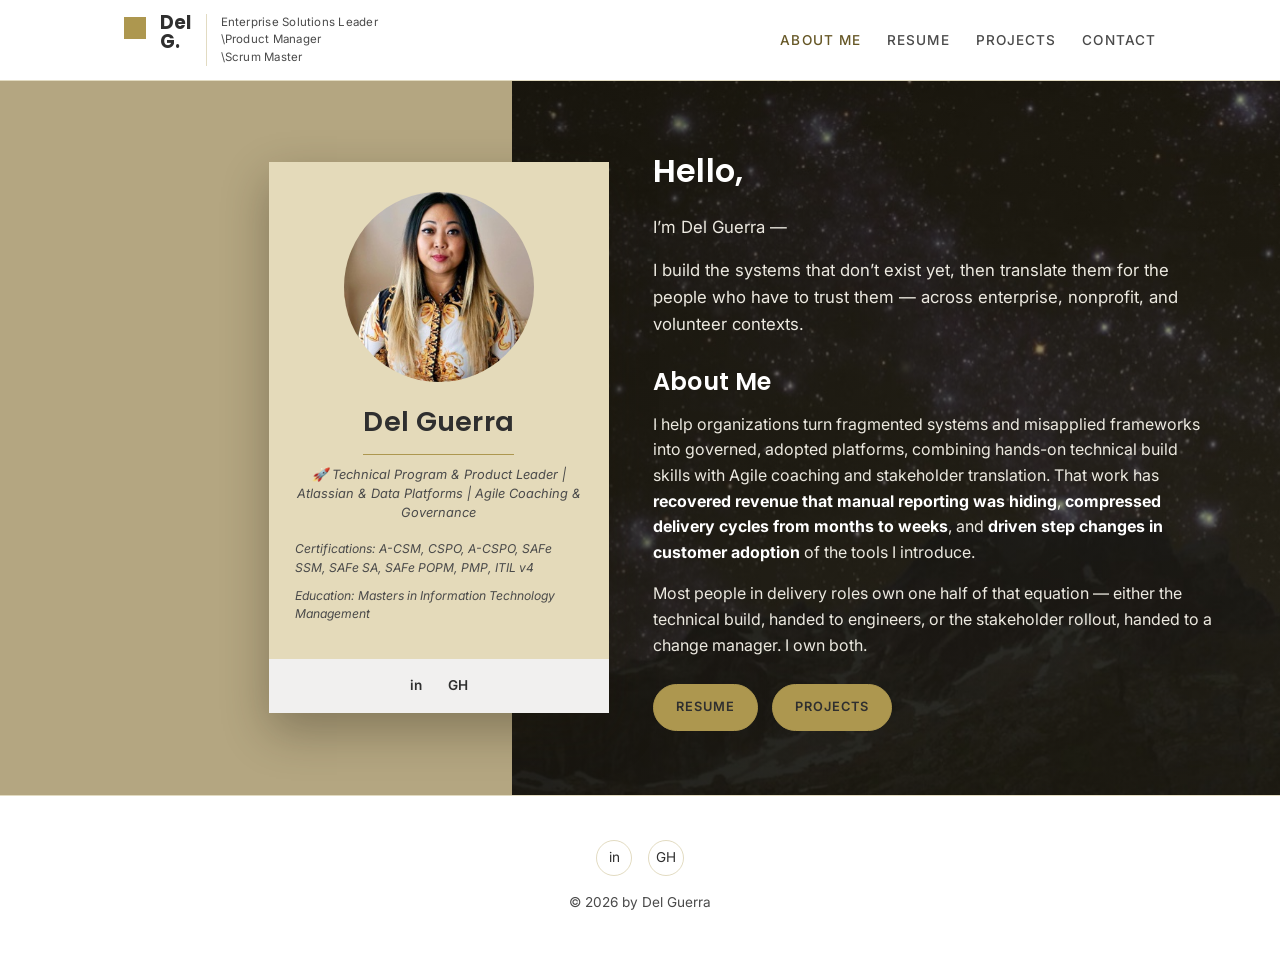
<file: index.html>
<!DOCTYPE html>
<html lang="en">
<head>
<meta charset="UTF-8">
<meta name="viewport" content="width=device-width, initial-scale=1">
<title>Del Guerra | Enterprise Product Delivery Manager</title>
<meta name="description" content="Del Guerra is an Enterprise Product Delivery Manager specializing in Agile coaching, DevOps, and compliance-driven delivery.">
<link rel="preconnect" href="https://fonts.googleapis.com">
<link href="https://fonts.googleapis.com/css2?family=Poppins:wght@500;600;700&family=Inter:wght@400;500;600&display=swap" rel="stylesheet">
<link rel="stylesheet" href="styles.css">
</head>
<body>

<header class="site-header">
  <nav class="nav-inner" aria-label="Primary">
    <a class="brand" href="index.html" aria-label="Del Guerra, home">
      <span class="brand-mark" aria-hidden="true"></span>
      <span class="brand-stack"><span>Del</span><span>G.</span></span>
      <span class="brand-tag">Enterprise Solutions Leader<br>\Product Manager<br>\Scrum Master</span>
    </a>
    <button class="nav-toggle" aria-label="Toggle menu" aria-expanded="false">☰</button>
    <ul class="nav-links">
      <li><a href="index.html" aria-current="page">About Me</a></li>
      <li><a href="resume.html">Resume</a></li>
      <li><a href="projects.html">Projects</a></li>
      <li><a href="contact.html">Contact</a></li>
    </ul>
  </nav>
</header>

<main>
  <section class="split-hero">
    <div class="split-hero__panel" aria-hidden="true"></div>
    <div class="split-hero__photo" aria-hidden="true"></div>

    <div class="split-hero__inner">
      <article class="id-card">
        <div class="id-card__body">
          <img src="assets/del-guerra-portrait-home.jpg" alt="Portrait of Del Guerra">
          <h1>Del Guerra</h1>
          <p class="id-card__role">&#128640; Technical Program &amp; Product Leader | Atlassian &amp; Data Platforms | Agile Coaching &amp; Governance</p>
          <p class="id-card__meta">Certifications: A-CSM, CSPO, A-CSPO, SAFe SSM, SAFe SA, SAFe POPM, PMP, ITIL v4</p>
          <p class="id-card__meta">Education: Masters in Information Technology Management</p>
        </div>
        <div class="id-card__social">
          <a href="https://www.linkedin.com/in/del-yari-g/" target="_blank" rel="noopener" aria-label="LinkedIn">in</a>
          <a href="https://github.com/deliscool" target="_blank" rel="noopener" aria-label="GitHub">GH</a>
        </div>
      </article>

      <div class="split-hero__copy">
        <h2 class="split-hero__hello">Hello,</h2>
        <p class="split-hero__lede">I&#8217;m Del Guerra &mdash;</p>
        <p class="split-hero__lede">I build the systems that don&#8217;t exist yet, then translate them for the people who have to trust them &mdash; across enterprise, nonprofit, and volunteer contexts.</p>

        <h3>About Me</h3>
        <p>I help organizations turn fragmented systems and misapplied frameworks into governed, adopted platforms, combining hands-on technical build skills with Agile coaching and stakeholder translation. That work has <strong>recovered revenue that manual reporting was hiding</strong>, <strong>compressed delivery cycles from months to weeks</strong>, and <strong>driven step changes in customer adoption</strong> of the tools I introduce.</p>
        <p>Most people in delivery roles own one half of that equation &mdash; either the technical build, handed to engineers, or the stakeholder rollout, handed to a change manager. I own both.</p>

        <div class="cta-row">
          <a class="btn btn-solid btn-pill" href="resume.html">Resume</a>
          <a class="btn btn-solid btn-pill" href="projects.html">Projects</a>
        </div>
      </div>
    </div>
  </section>

</main>

<footer class="site-footer">
  <div class="wrap">
    <div class="social-row">
      <a href="https://www.linkedin.com/in/del-yari-g/" target="_blank" rel="noopener" aria-label="LinkedIn">in</a>
      <a href="https://github.com/deliscool" target="_blank" rel="noopener" aria-label="GitHub">GH</a>
    </div>
    <p>&copy; 2026 by Del Guerra</p>
  </div>
</footer>

<script src="script.js"></script>
</body>
</html>
</file>
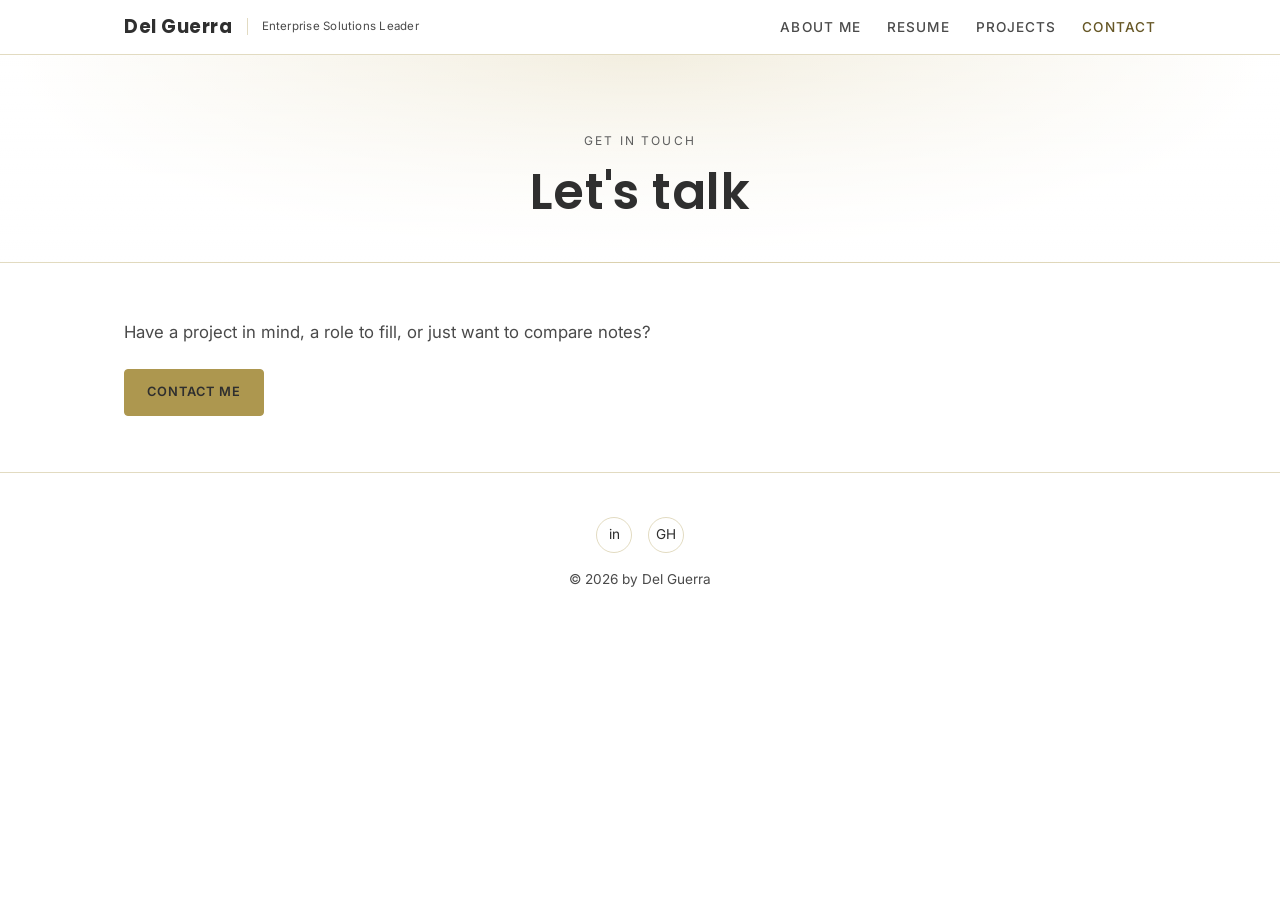
<file: contact.html>
<!DOCTYPE html>
<html lang="en">
<head>
<meta charset="UTF-8">
<meta name="viewport" content="width=device-width, initial-scale=1">
<title>Contact | Del Guerra</title>
<link rel="preconnect" href="https://fonts.googleapis.com">
<link href="https://fonts.googleapis.com/css2?family=Poppins:wght@500;600;700&family=Inter:wght@400;500;600&display=swap" rel="stylesheet">
<link rel="stylesheet" href="styles.css">
</head>
<body>

<header class="site-header">
  <nav class="nav-inner" aria-label="Primary">
    <div class="brand">
      <span class="brand-name">Del Guerra</span>
      <span class="brand-tag">Enterprise Solutions Leader</span>
    </div>
    <button class="nav-toggle" aria-label="Toggle menu" aria-expanded="false">☰</button>
    <ul class="nav-links">
      <li><a href="index.html">About Me</a></li>
      <li><a href="resume.html">Resume</a></li>
      <li><a href="projects.html">Projects</a></li>
      <li><a href="contact.html" aria-current="page">Contact</a></li>
    </ul>
  </nav>
</header>

<main>
  <section class="hero" style="padding-bottom:20px;">
    <div class="wrap">
      <span class="hero-eyebrow">Get In Touch</span>
      <h1>Let's talk</h1>
    </div>
  </section>

  <section>
    <div class="wrap">
      <p class="lede">Have a project in mind, a role to fill, or just want to compare notes?</p>

      <div class="cta-row">
        <a class="btn btn-solid" href="https://www.linkedin.com/in/del-yari-g/" target="_blank" rel="noopener">Contact Me</a>
      </div>
    </div>
  </section>
</main>

<footer class="site-footer">
  <div class="wrap">
    <div class="social-row">
      <a href="https://www.linkedin.com/in/del-yari-g/" target="_blank" rel="noopener" aria-label="LinkedIn">in</a>
      <a href="https://github.com/deliscool" target="_blank" rel="noopener" aria-label="GitHub">GH</a>
    </div>
    <p>&copy; 2026 by Del Guerra</p>
  </div>
</footer>

<script src="script.js"></script>
</body>
</html>
</file>
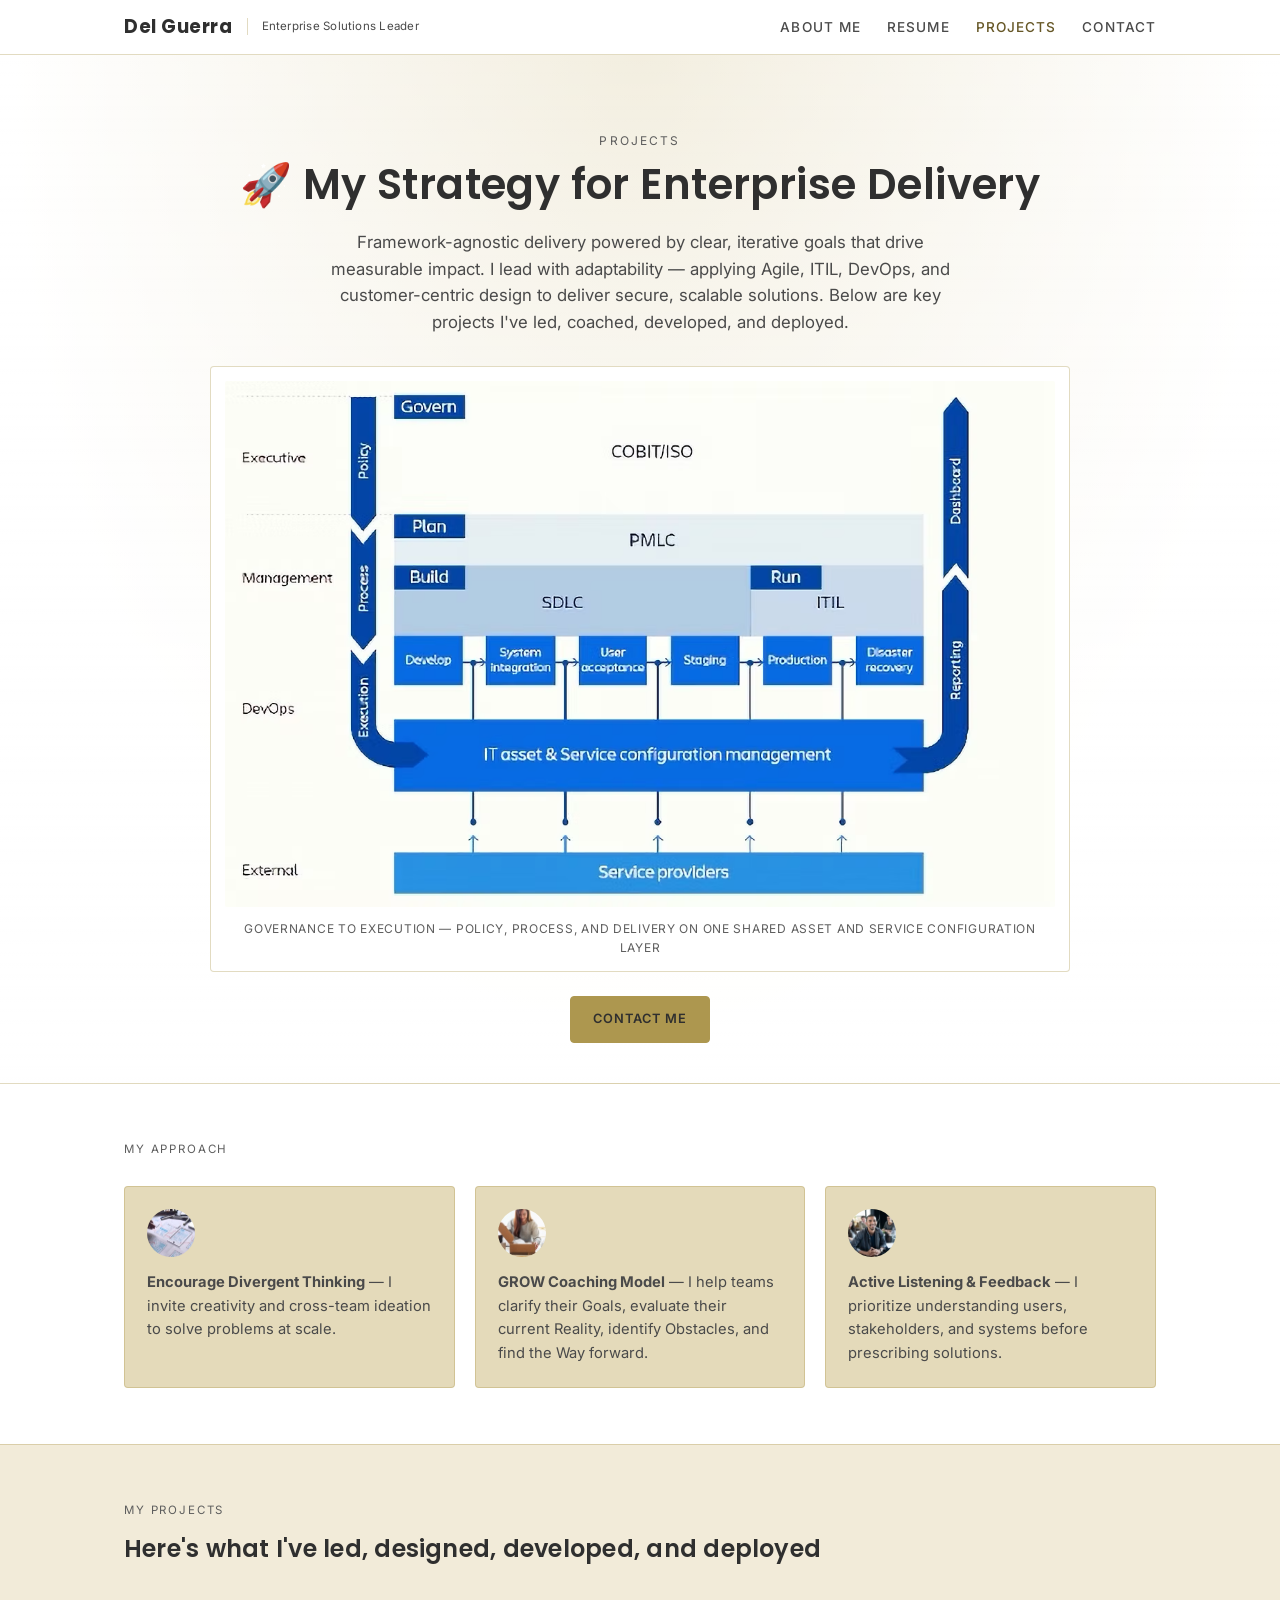
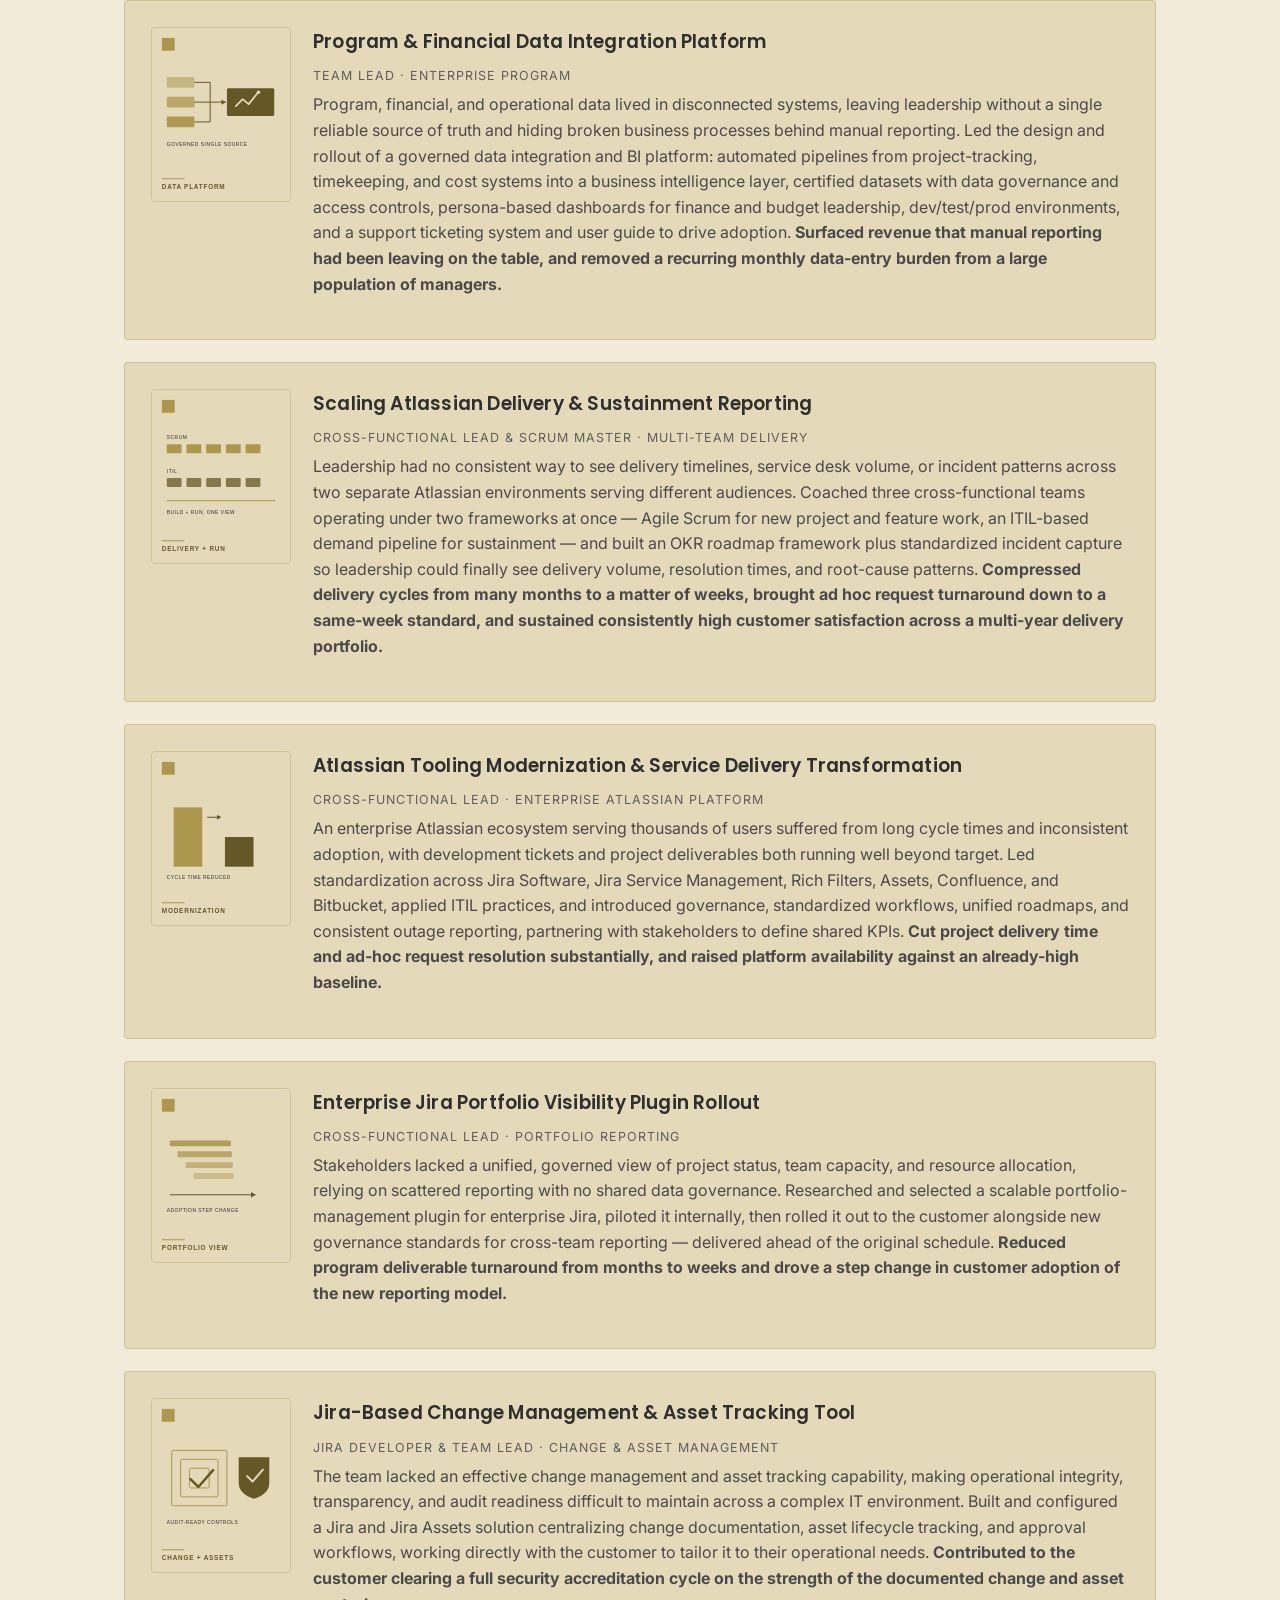
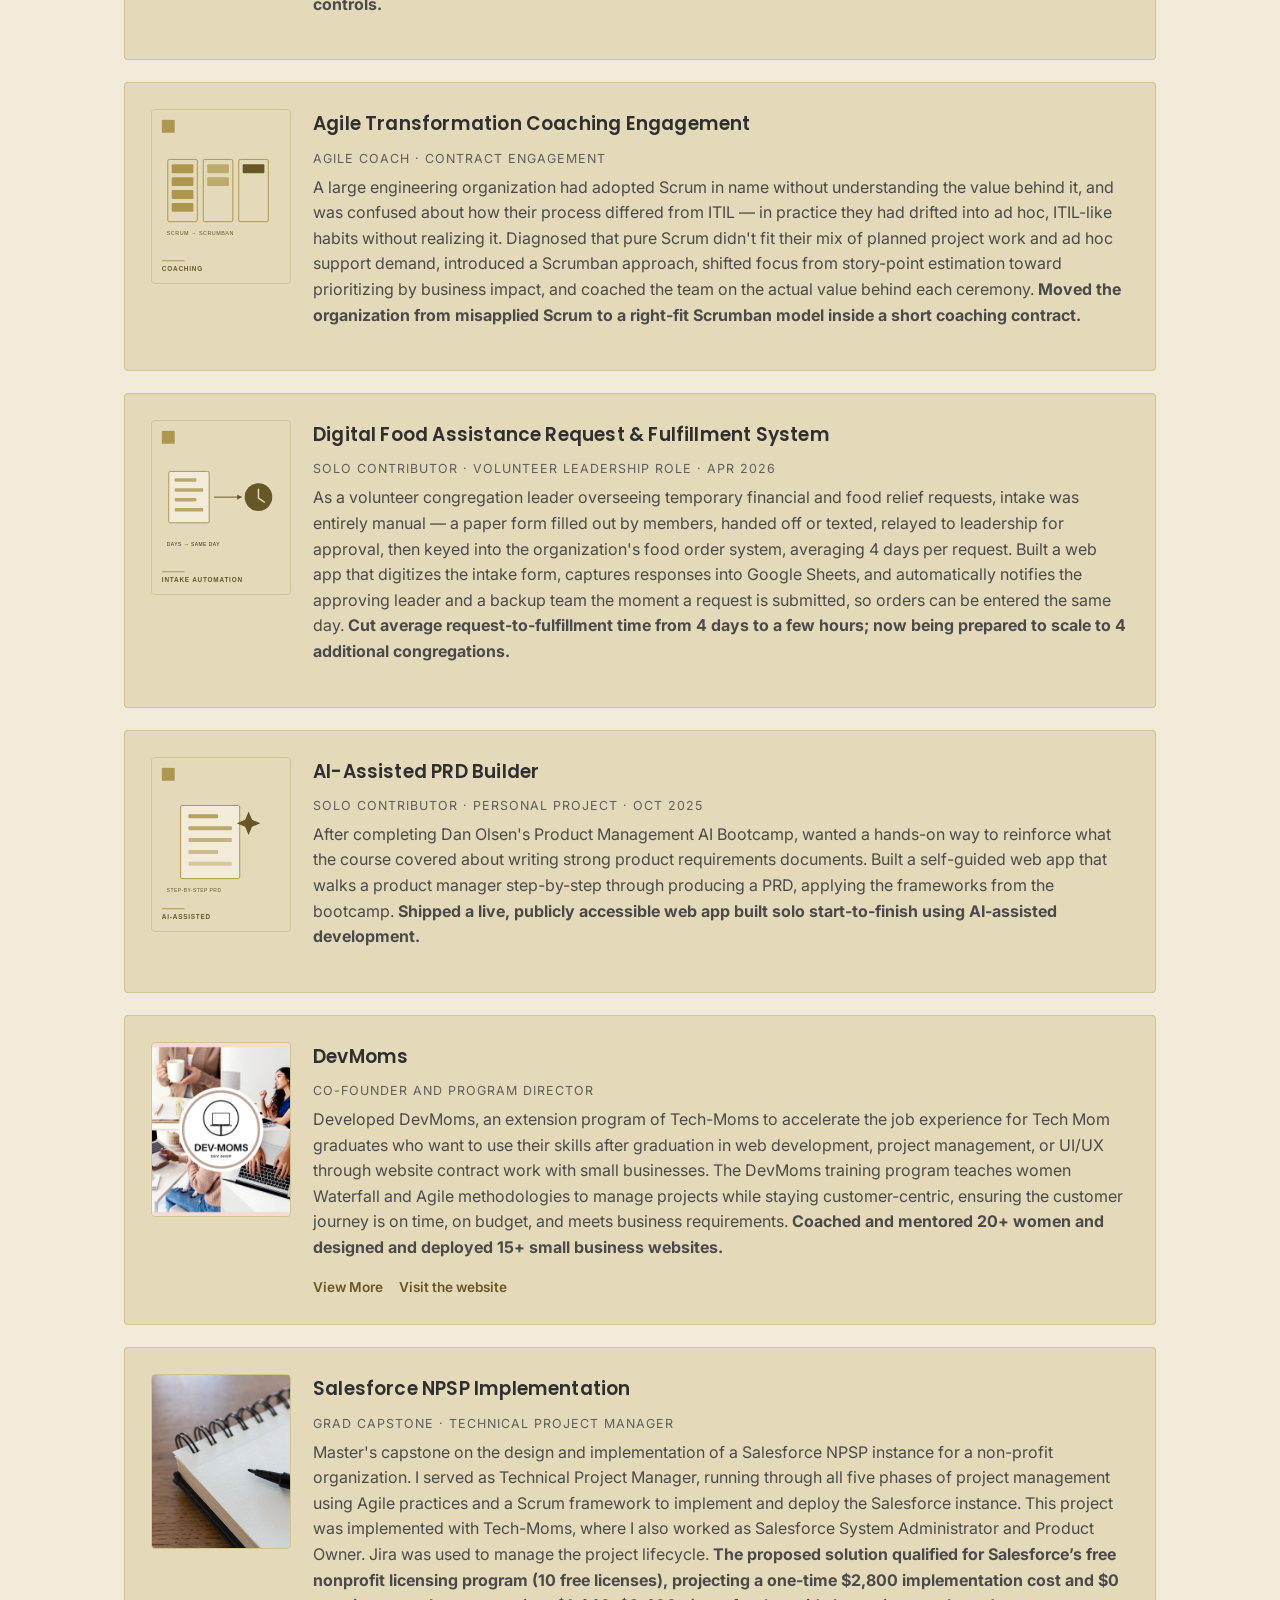
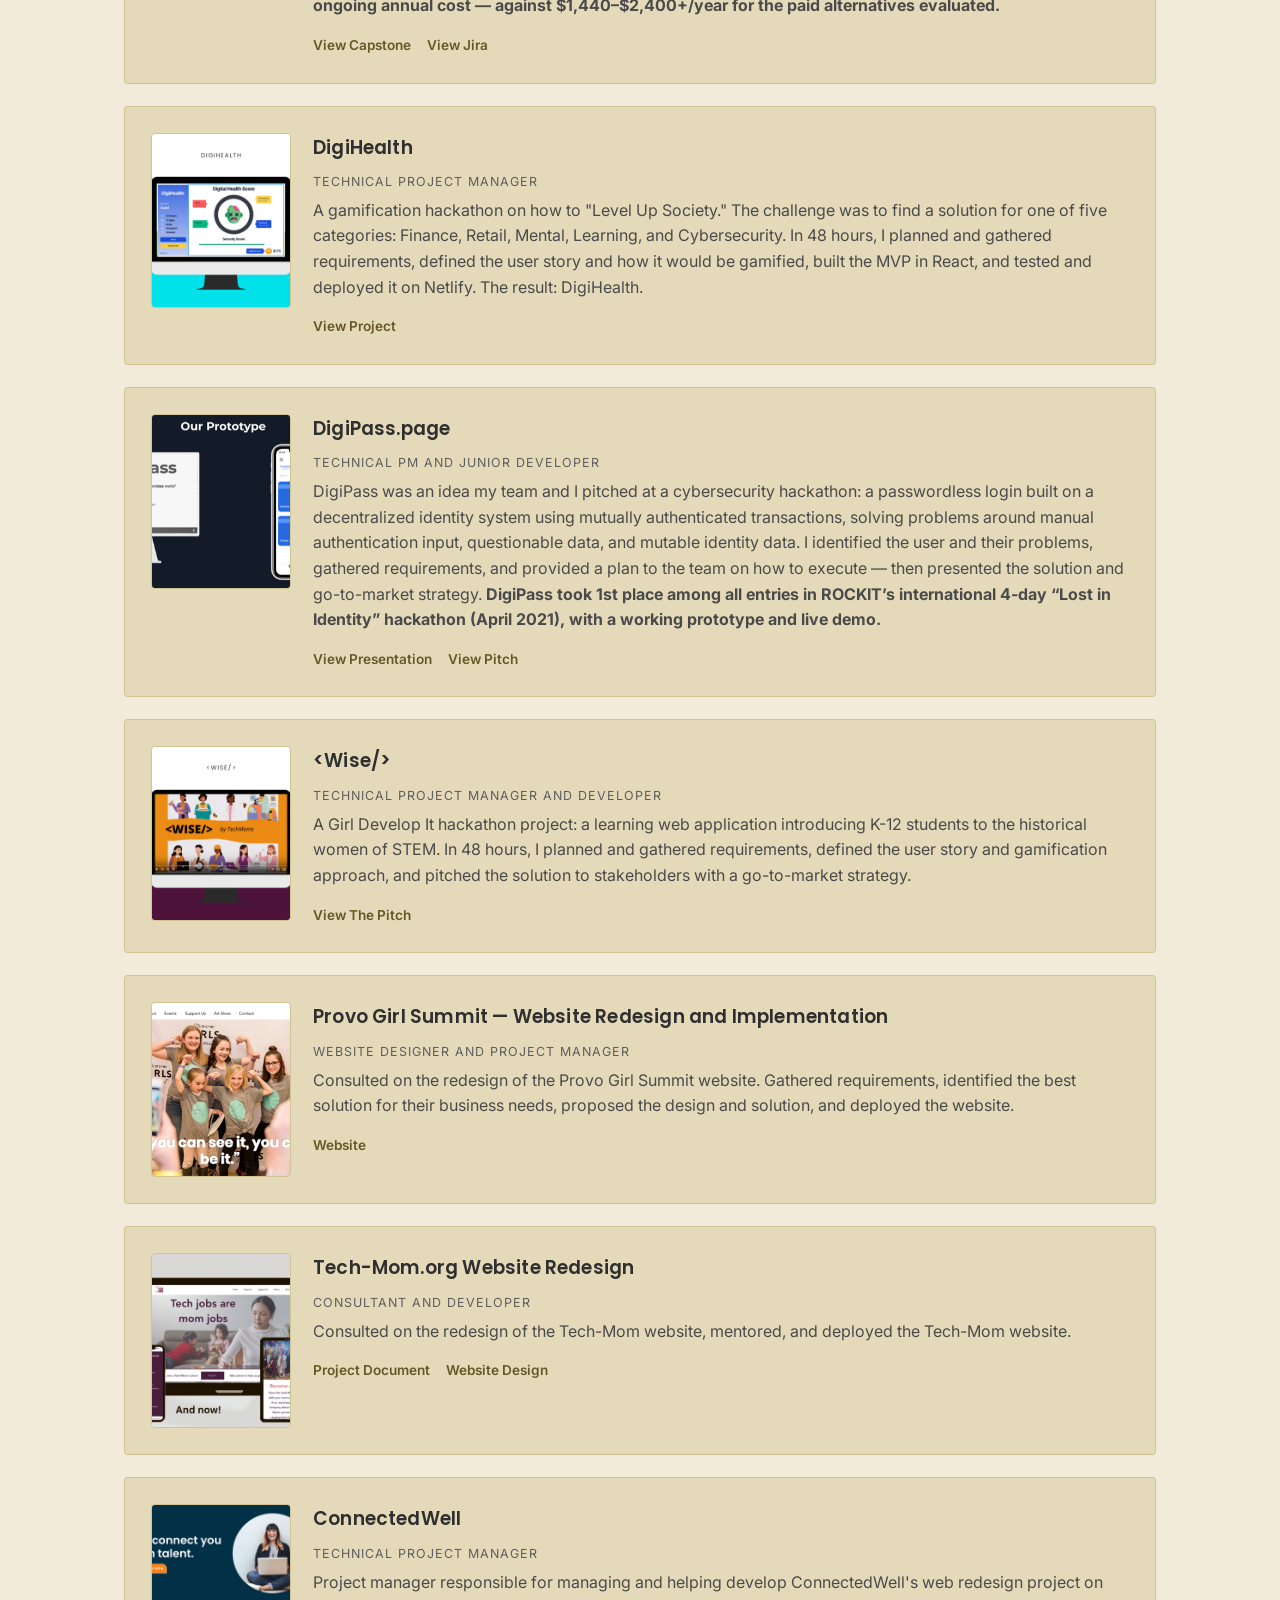
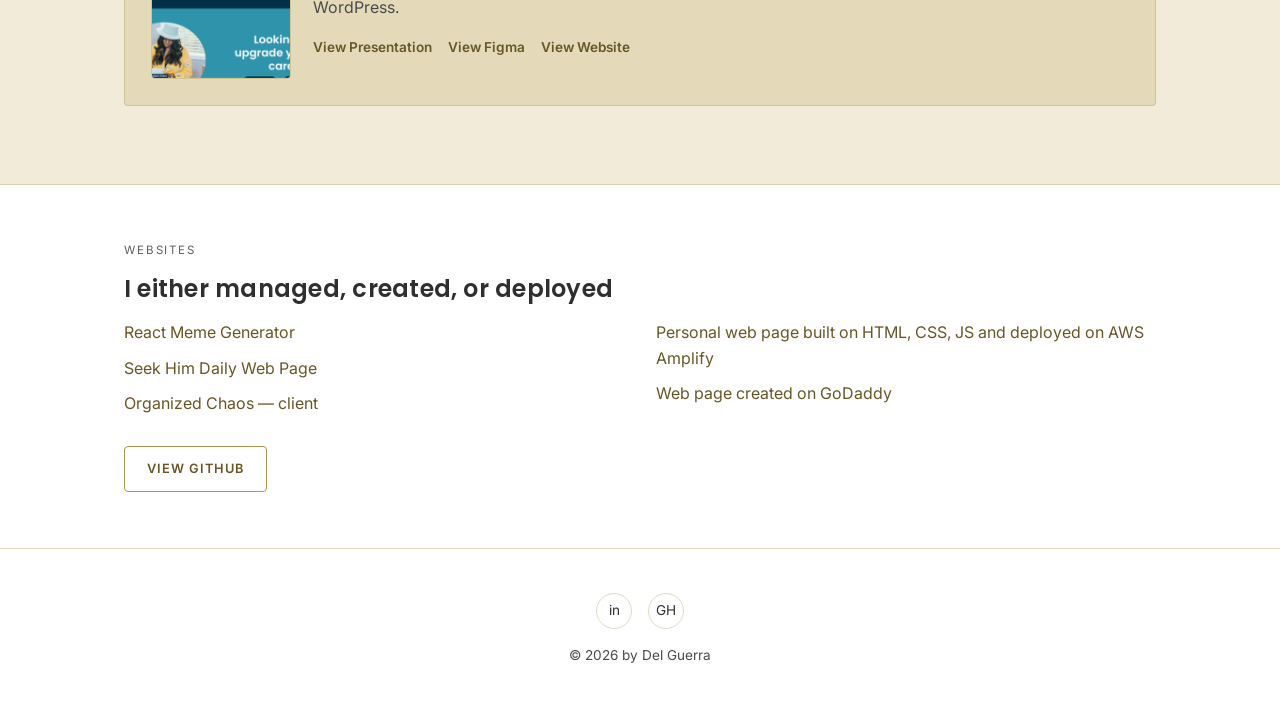
<file: projects.html>
<!DOCTYPE html>
<html lang="en">
<head>
<meta charset="UTF-8">
<meta name="viewport" content="width=device-width, initial-scale=1">
<title>Projects | Del Guerra</title>
<link rel="preconnect" href="https://fonts.googleapis.com">
<link href="https://fonts.googleapis.com/css2?family=Poppins:wght@500;600;700&family=Inter:wght@400;500;600&display=swap" rel="stylesheet">
<link rel="stylesheet" href="styles.css">
</head>
<body>

<header class="site-header">
  <nav class="nav-inner" aria-label="Primary">
    <div class="brand">
      <span class="brand-name">Del Guerra</span>
      <span class="brand-tag">Enterprise Solutions Leader</span>
    </div>
    <button class="nav-toggle" aria-label="Toggle menu" aria-expanded="false">☰</button>
    <ul class="nav-links">
      <li><a href="index.html">About Me</a></li>
      <li><a href="resume.html">Resume</a></li>
      <li><a href="projects.html" aria-current="page">Projects</a></li>
      <li><a href="contact.html">Contact</a></li>
    </ul>
  </nav>
</header>

<main>
  <section class="hero" style="padding-bottom:40px;">
    <div class="wrap">
      <span class="hero-eyebrow">Projects</span>
      <h1 style="font-size:clamp(1.9rem,4.5vw,2.6rem);">🚀 My Strategy for Enterprise Delivery</h1>
      <p class="hero-role">Framework-agnostic delivery powered by clear, iterative goals that drive measurable impact. I lead with adaptability — applying Agile, ITIL, DevOps, and customer-centric design to deliver secure, scalable solutions. Below are key projects I've led, coached, developed, and deployed.</p>
      <figure class="strategy-figure">
        <img src="assets/governance-operating-model.png" alt="Layered operating model. Executive layer governs via COBIT/ISO policy; the management layer plans through PMLC and builds through SDLC, with ITIL governing the run stage; the DevOps layer executes develop, system integration, user acceptance, staging, production and disaster recovery, all sitting on a shared IT asset and service configuration management layer, with external service providers feeding in and dashboards and reporting feeding back up.">
        <figcaption>Governance to execution &mdash; policy, process, and delivery on one shared asset and service configuration layer</figcaption>
      </figure>

      <div class="cta-row" style="justify-content:center;">
        <a class="btn btn-solid" href="mailto:yarisantos@gmail.com?subject=Would%20like%20to%20get%20in%20contact">Contact Me</a>
      </div>
    </div>
  </section>

  <section>
    <div class="wrap">
      <span class="eyebrow">My Approach</span>
      <div class="card-grid">
        <div class="approach-card">
          <img src="assets/approach-divergent-thinking.jpg" alt="">
          <p><strong>Encourage Divergent Thinking</strong> — I invite creativity and cross-team ideation to solve problems at scale.</p>
        </div>
        <div class="approach-card">
          <img src="assets/approach-grow-model.jpg" alt="">
          <p><strong>GROW Coaching Model</strong> — I help teams clarify their Goals, evaluate their current Reality, identify Obstacles, and find the Way forward.</p>
        </div>
        <div class="approach-card">
          <img src="assets/approach-active-listening.jpg" alt="">
          <p><strong>Active Listening &amp; Feedback</strong> — I prioritize understanding users, stakeholders, and systems before prescribing solutions.</p>
        </div>
      </div>
    </div>
  </section>

  <section class="section-alt">
    <div class="wrap">
      <span class="eyebrow">My Projects</span>
      <h2>Here's what I've led, designed, developed, and deployed</h2>

      <div style="margin-top:32px;">

        <article class="project-card">
          <img src="assets/tile-data-platform.svg" alt="">
          <div>
            <h3>Program &amp; Financial Data Integration Platform</h3>
            <div class="project-role">Team lead &middot; Enterprise program</div>
            <p>Program, financial, and operational data lived in disconnected systems, leaving leadership without a single reliable source of truth and hiding broken business processes behind manual reporting. Led the design and rollout of a governed data integration and BI platform: automated pipelines from project-tracking, timekeeping, and cost systems into a business intelligence layer, certified datasets with data governance and access controls, persona-based dashboards for finance and budget leadership, dev/test/prod environments, and a support ticketing system and user guide to drive adoption. <strong>Surfaced revenue that manual reporting had been leaving on the table, and removed a recurring monthly data-entry burden from a large population of managers.</strong></p>
          </div>
        </article>

        <article class="project-card">
          <img src="assets/tile-delivery-sustainment.svg" alt="">
          <div>
            <h3>Scaling Atlassian Delivery &amp; Sustainment Reporting</h3>
            <div class="project-role">Cross-functional lead &amp; Scrum Master &middot; Multi-team delivery</div>
            <p>Leadership had no consistent way to see delivery timelines, service desk volume, or incident patterns across two separate Atlassian environments serving different audiences. Coached three cross-functional teams operating under two frameworks at once &mdash; Agile Scrum for new project and feature work, an ITIL-based demand pipeline for sustainment &mdash; and built an OKR roadmap framework plus standardized incident capture so leadership could finally see delivery volume, resolution times, and root-cause patterns. <strong>Compressed delivery cycles from many months to a matter of weeks, brought ad hoc request turnaround down to a same-week standard, and sustained consistently high customer satisfaction across a multi-year delivery portfolio.</strong></p>
          </div>
        </article>

        <article class="project-card">
          <img src="assets/tile-tooling-modernization.svg" alt="">
          <div>
            <h3>Atlassian Tooling Modernization &amp; Service Delivery Transformation</h3>
            <div class="project-role">Cross-functional lead &middot; Enterprise Atlassian platform</div>
            <p>An enterprise Atlassian ecosystem serving thousands of users suffered from long cycle times and inconsistent adoption, with development tickets and project deliverables both running well beyond target. Led standardization across Jira Software, Jira Service Management, Rich Filters, Assets, Confluence, and Bitbucket, applied ITIL practices, and introduced governance, standardized workflows, unified roadmaps, and consistent outage reporting, partnering with stakeholders to define shared KPIs. <strong>Cut project delivery time and ad-hoc request resolution substantially, and raised platform availability against an already-high baseline.</strong></p>
          </div>
        </article>

        <article class="project-card">
          <img src="assets/tile-portfolio-visibility.svg" alt="">
          <div>
            <h3>Enterprise Jira Portfolio Visibility Plugin Rollout</h3>
            <div class="project-role">Cross-functional lead &middot; Portfolio reporting</div>
            <p>Stakeholders lacked a unified, governed view of project status, team capacity, and resource allocation, relying on scattered reporting with no shared data governance. Researched and selected a scalable portfolio-management plugin for enterprise Jira, piloted it internally, then rolled it out to the customer alongside new governance standards for cross-team reporting &mdash; delivered ahead of the original schedule. <strong>Reduced program deliverable turnaround from months to weeks and drove a step change in customer adoption of the new reporting model.</strong></p>
          </div>
        </article>

        <article class="project-card">
          <img src="assets/tile-change-assets.svg" alt="">
          <div>
            <h3>Jira-Based Change Management &amp; Asset Tracking Tool</h3>
            <div class="project-role">Jira developer &amp; team lead &middot; Change &amp; asset management</div>
            <p>The team lacked an effective change management and asset tracking capability, making operational integrity, transparency, and audit readiness difficult to maintain across a complex IT environment. Built and configured a Jira and Jira Assets solution centralizing change documentation, asset lifecycle tracking, and approval workflows, working directly with the customer to tailor it to their operational needs. <strong>Contributed to the customer clearing a full security accreditation cycle on the strength of the documented change and asset controls.</strong></p>
          </div>
        </article>

        <article class="project-card">
          <img src="assets/tile-agile-coaching.svg" alt="">
          <div>
            <h3>Agile Transformation Coaching Engagement</h3>
            <div class="project-role">Agile Coach &middot; Contract engagement</div>
            <p>A large engineering organization had adopted Scrum in name without understanding the value behind it, and was confused about how their process differed from ITIL &mdash; in practice they had drifted into ad hoc, ITIL-like habits without realizing it. Diagnosed that pure Scrum didn't fit their mix of planned project work and ad hoc support demand, introduced a Scrumban approach, shifted focus from story-point estimation toward prioritizing by business impact, and coached the team on the actual value behind each ceremony. <strong>Moved the organization from misapplied Scrum to a right-fit Scrumban model inside a short coaching contract.</strong></p>
          </div>
        </article>

        <article class="project-card">
          <img src="assets/tile-food-assistance.svg" alt="">
          <div>
            <h3>Digital Food Assistance Request &amp; Fulfillment System</h3>
            <div class="project-role">Solo contributor &middot; Volunteer leadership role &middot; Apr 2026</div>
            <p>As a volunteer congregation leader overseeing temporary financial and food relief requests, intake was entirely manual &mdash; a paper form filled out by members, handed off or texted, relayed to leadership for approval, then keyed into the organization's food order system, averaging 4 days per request. Built a web app that digitizes the intake form, captures responses into Google Sheets, and automatically notifies the approving leader and a backup team the moment a request is submitted, so orders can be entered the same day. <strong>Cut average request-to-fulfillment time from 4 days to a few hours; now being prepared to scale to 4 additional congregations.</strong></p>
          </div>
        </article>

        <article class="project-card">
          <img src="assets/tile-prd-builder.svg" alt="">
          <div>
            <h3>AI-Assisted PRD Builder</h3>
            <div class="project-role">Solo contributor &middot; Personal project &middot; Oct 2025</div>
            <p>After completing Dan Olsen's Product Management AI Bootcamp, wanted a hands-on way to reinforce what the course covered about writing strong product requirements documents. Built a self-guided web app that walks a product manager step-by-step through producing a PRD, applying the frameworks from the bootcamp. <strong>Shipped a live, publicly accessible web app built solo start-to-finish using AI-assisted development.</strong></p>
          </div>
        </article>

        <article class="project-card">
          <img src="assets/project-devmoms.png" alt="DevMoms">
          <div>
            <h3>DevMoms</h3>
            <div class="project-role">Co-Founder and Program Director</div>
            <p>Developed DevMoms, an extension program of Tech-Moms to accelerate the job experience for Tech Mom graduates who want to use their skills after graduation in web development, project management, or UI/UX through website contract work with small businesses. The DevMoms training program teaches women Waterfall and Agile methodologies to manage projects while staying customer-centric, ensuring the customer journey is on time, on budget, and meets business requirements. <strong>Coached and mentored 20+ women and designed and deployed 15+ small business websites.</strong></p>
            <div class="project-links">
              <a href="https://www.canva.com/design/DAE_vrDqK0k/BAfYXDr1VUpRZPQM0u13Tg/view?utm_content=DAE_vrDqK0k&utm_campaign=designshare&utm_medium=link&utm_source=publishsharelink" target="_blank" rel="noopener">View More</a>
              <a href="http://www.devmoms.com" target="_blank" rel="noopener">Visit the website</a>
            </div>
          </div>
        </article>

        <article class="project-card">
          <img src="assets/project-notebook.jpg" alt="Notebook">
          <div>
            <h3>Salesforce NPSP Implementation</h3>
            <div class="project-role">Grad Capstone &middot; Technical Project Manager</div>
            <p>Master's capstone on the design and implementation of a Salesforce NPSP instance for a non-profit organization. I served as Technical Project Manager, running through all five phases of project management using Agile practices and a Scrum framework to implement and deploy the Salesforce instance. This project was implemented with Tech-Moms, where I also worked as Salesforce System Administrator and Product Owner. Jira was used to manage the project lifecycle. <strong>The proposed solution qualified for Salesforce’s free nonprofit licensing program (10 free licenses), projecting a one-time $2,800 implementation cost and $0 ongoing annual cost — against $1,440–$2,400+/year for the paid alternatives evaluated.</strong></p>
            <div class="project-links">
              <a href="https://www.delyariguerra.tech/_files/ugd/d23edb_90aed6beb366468d9eec8ace05065780.pdf" target="_blank" rel="noopener">View Capstone</a>
              <a href="https://tech-momsalesforcenpsp.atlassian.net/jira/software/projects/SFNI/boards/1/roadmap?timeline=QUARTERS" target="_blank" rel="noopener">View Jira</a>
            </div>
          </div>
        </article>

        <article class="project-card">
          <img src="assets/project-digihealth.png" alt="DigiHealth">
          <div>
            <h3>DigiHealth</h3>
            <div class="project-role">Technical Project Manager</div>
            <p>A gamification hackathon on how to "Level Up Society." The challenge was to find a solution for one of five categories: Finance, Retail, Mental, Learning, and Cybersecurity. In 48 hours, I planned and gathered requirements, defined the user story and how it would be gamified, built the MVP in React, and tested and deployed it on Netlify. The result: DigiHealth.</p>
            <div class="project-links">
              <a href="https://devpost.com/software/level-up-digitally" target="_blank" rel="noopener">View Project</a>
            </div>
          </div>
        </article>

        <article class="project-card">
          <img src="assets/project-digipass.png" alt="DigiPass">
          <div>
            <h3>DigiPass.page</h3>
            <div class="project-role">Technical PM and Junior Developer</div>
            <p>DigiPass was an idea my team and I pitched at a cybersecurity hackathon: a passwordless login built on a decentralized identity system using mutually authenticated transactions, solving problems around manual authentication input, questionable data, and mutable identity data. I identified the user and their problems, gathered requirements, and provided a plan to the team on how to execute — then presented the solution and go-to-market strategy. <strong>DigiPass took 1st place among all entries in ROCKIT’s international 4-day “Lost in Identity” hackathon (April 2021), with a working prototype and live demo.</strong></p>
            <div class="project-links">
              <a href="https://lnkd.in/g48eGJV" target="_blank" rel="noopener">View Presentation</a>
              <a href="https://lnkd.in/gUQt7G5" target="_blank" rel="noopener">View Pitch</a>
            </div>
          </div>
        </article>

        <article class="project-card">
          <img src="assets/project-wise.png" alt="Wise">
          <div>
            <h3>&lt;Wise/&gt;</h3>
            <div class="project-role">Technical Project Manager and Developer</div>
            <p>A Girl Develop It hackathon project: a learning web application introducing K-12 students to the historical women of STEM. In 48 hours, I planned and gathered requirements, defined the user story and gamification approach, and pitched the solution to stakeholders with a go-to-market strategy.</p>
            <div class="project-links">
              <a href="https://www.loom.com/share/559ab60d6daf495aa2b72baab152d003" target="_blank" rel="noopener">View The Pitch</a>
            </div>
          </div>
        </article>

        <article class="project-card">
          <img src="assets/project-provo-girls-summit.png" alt="Provo Girls Summit">
          <div>
            <h3>Provo Girl Summit — Website Redesign and Implementation</h3>
            <div class="project-role">Website Designer and Project Manager</div>
            <p>Consulted on the redesign of the Provo Girl Summit website. Gathered requirements, identified the best solution for their business needs, proposed the design and solution, and deployed the website.</p>
            <div class="project-links">
              <a href="https://www.provogirlssummit.org/" target="_blank" rel="noopener">Website</a>
            </div>
          </div>
        </article>

        <article class="project-card">
          <img src="assets/project-tech-mom-org.png" alt="Tech-Mom.org">
          <div>
            <h3>Tech-Mom.org Website Redesign</h3>
            <div class="project-role">Consultant and Developer</div>
            <p>Consulted on the redesign of the Tech-Mom website, mentored, and deployed the Tech-Mom website.</p>
            <div class="project-links">
              <a href="https://docs.google.com/document/d/1KDQLkW9mnt2Ia_2WWKhfOZ3tT3O82qVPtFB4-ycKnPI/edit?usp=sharing" target="_blank" rel="noopener">Project Document</a>
              <a href="https://del103.wixsite.com/tech-moms-v2" target="_blank" rel="noopener">Website Design</a>
            </div>
          </div>
        </article>

        <article class="project-card">
          <img src="assets/project-connectedwell.png" alt="ConnectedWell">
          <div>
            <h3>ConnectedWell</h3>
            <div class="project-role">Technical Project Manager</div>
            <p>Project manager responsible for managing and helping develop ConnectedWell's web redesign project on WordPress.</p>
            <div class="project-links">
              <a href="https://docs.google.com/presentation/d/1QBEW2E5SCnJPaKQFfUrCOp4pIjPDQjxrQFCWJc4x9DA/edit?usp=sharing" target="_blank" rel="noopener">View Presentation</a>
              <a href="https://www.figma.com/file/3BusRWA87TkdTj0rG25KYS/ConnectedWell?type=design&node-id=840-6273" target="_blank" rel="noopener">View Figma</a>
              <a href="https://www.staging2.connectedwell.com/" target="_blank" rel="noopener">View Website</a>
            </div>
          </div>
        </article>

      </div>
    </div>
  </section>

  <section>
    <div class="wrap">
      <span class="eyebrow">Websites</span>
      <h2>I either managed, created, or deployed</h2>
      <ul class="site-links-list">
        <li><a href="https://main.d21csnhilzyjmz.amplifyapp.com/" target="_blank" rel="noopener">React Meme Generator</a></li>
        <li><a href="https://seekhimdailycoaching.mailerpage.com/" target="_blank" rel="noopener">Seek Him Daily Web Page</a></li>
        <li><a href="https://www.organizedchaos.llc/" target="_blank" rel="noopener">Organized Chaos — client</a></li>
        <li><a href="https://www.delightfullyrooted.com/" target="_blank" rel="noopener">Personal web page built on HTML, CSS, JS and deployed on AWS Amplify</a></li>
        <li><a href="https://www.linkedin.com/in/liza-del-yarisantos/overlay/1635485251604/single-media-viewer/" target="_blank" rel="noopener">Web page created on GoDaddy</a></li>
      </ul>
      <div class="cta-row">
        <a class="btn btn-outline" href="https://github.com/deliscool" target="_blank" rel="noopener">View GitHub</a>
      </div>
    </div>
  </section>
</main>

<footer class="site-footer">
  <div class="wrap">
    <div class="social-row">
      <a href="https://www.linkedin.com/in/del-yari-g/" target="_blank" rel="noopener" aria-label="LinkedIn">in</a>
      <a href="https://github.com/deliscool" target="_blank" rel="noopener" aria-label="GitHub">GH</a>
    </div>
    <p>&copy; 2026 by Del Guerra</p>
  </div>
</footer>

<script src="script.js"></script>
</body>
</html>
</file>
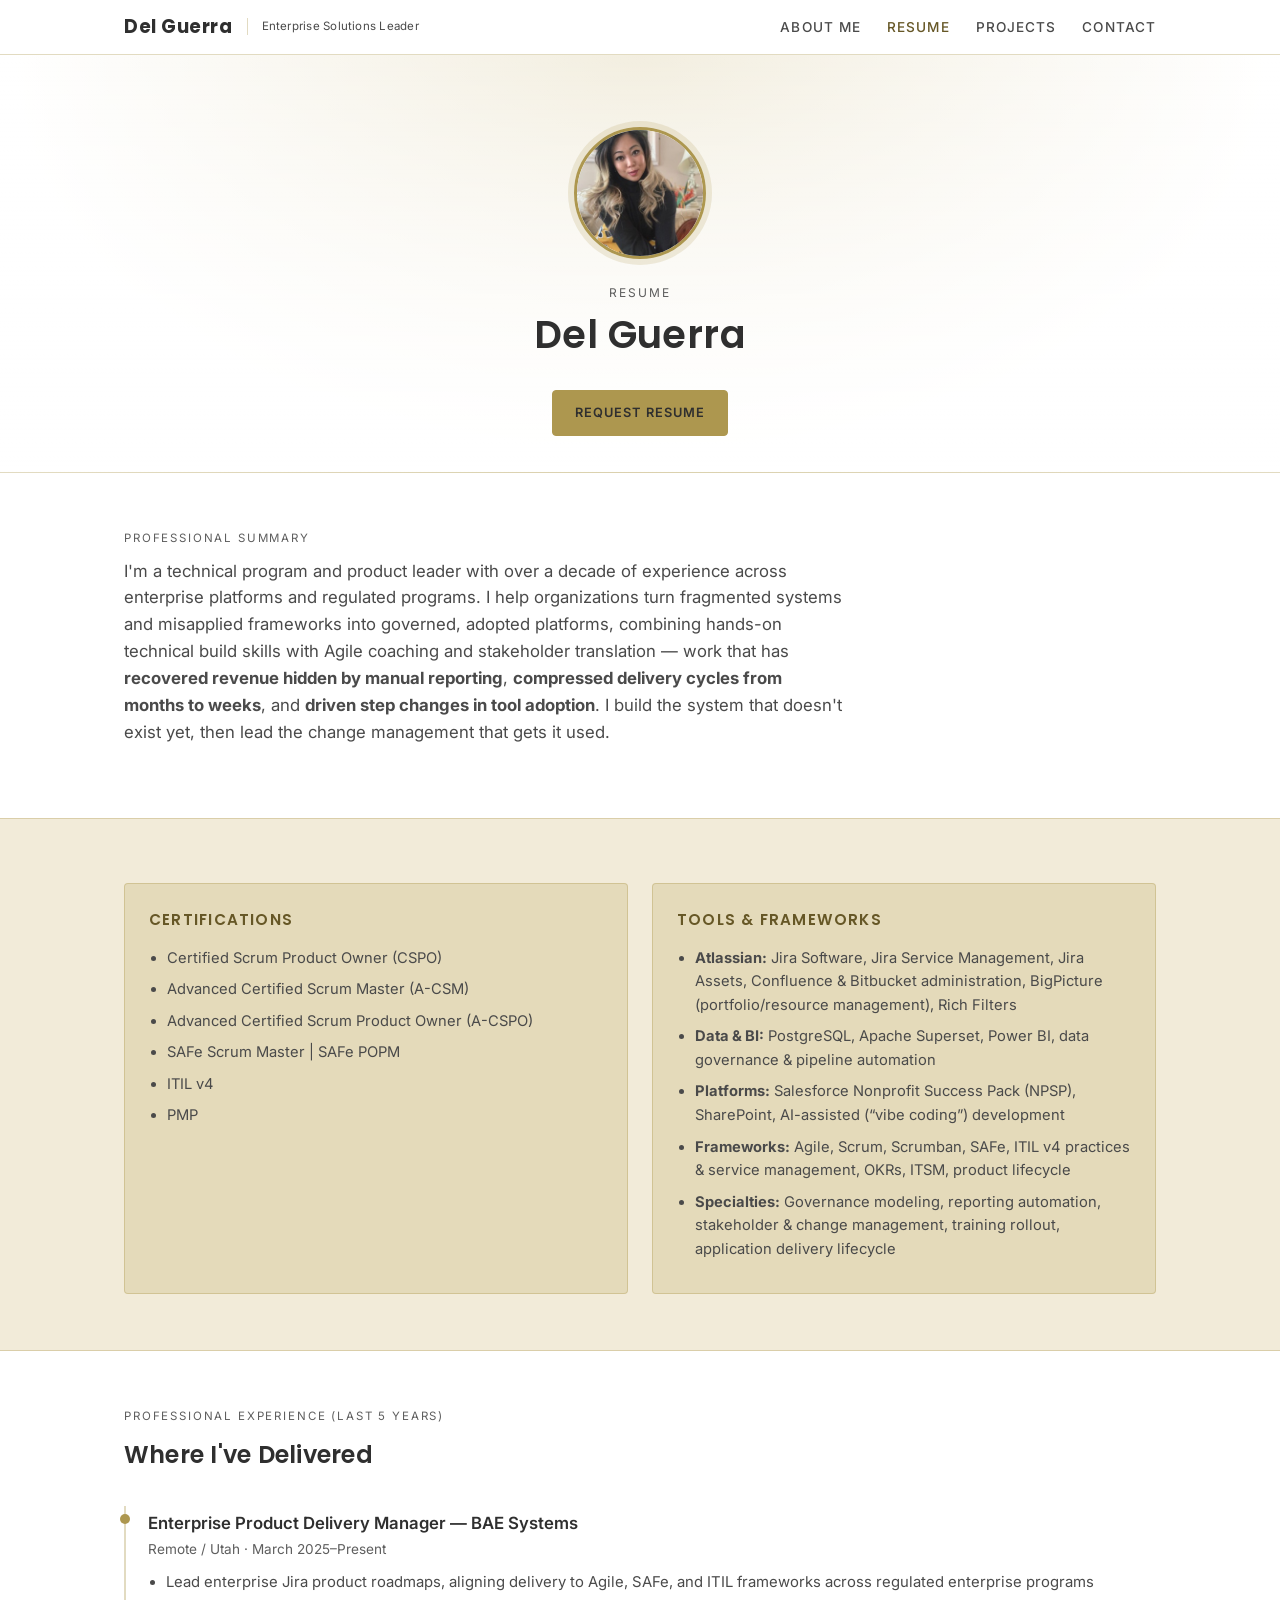
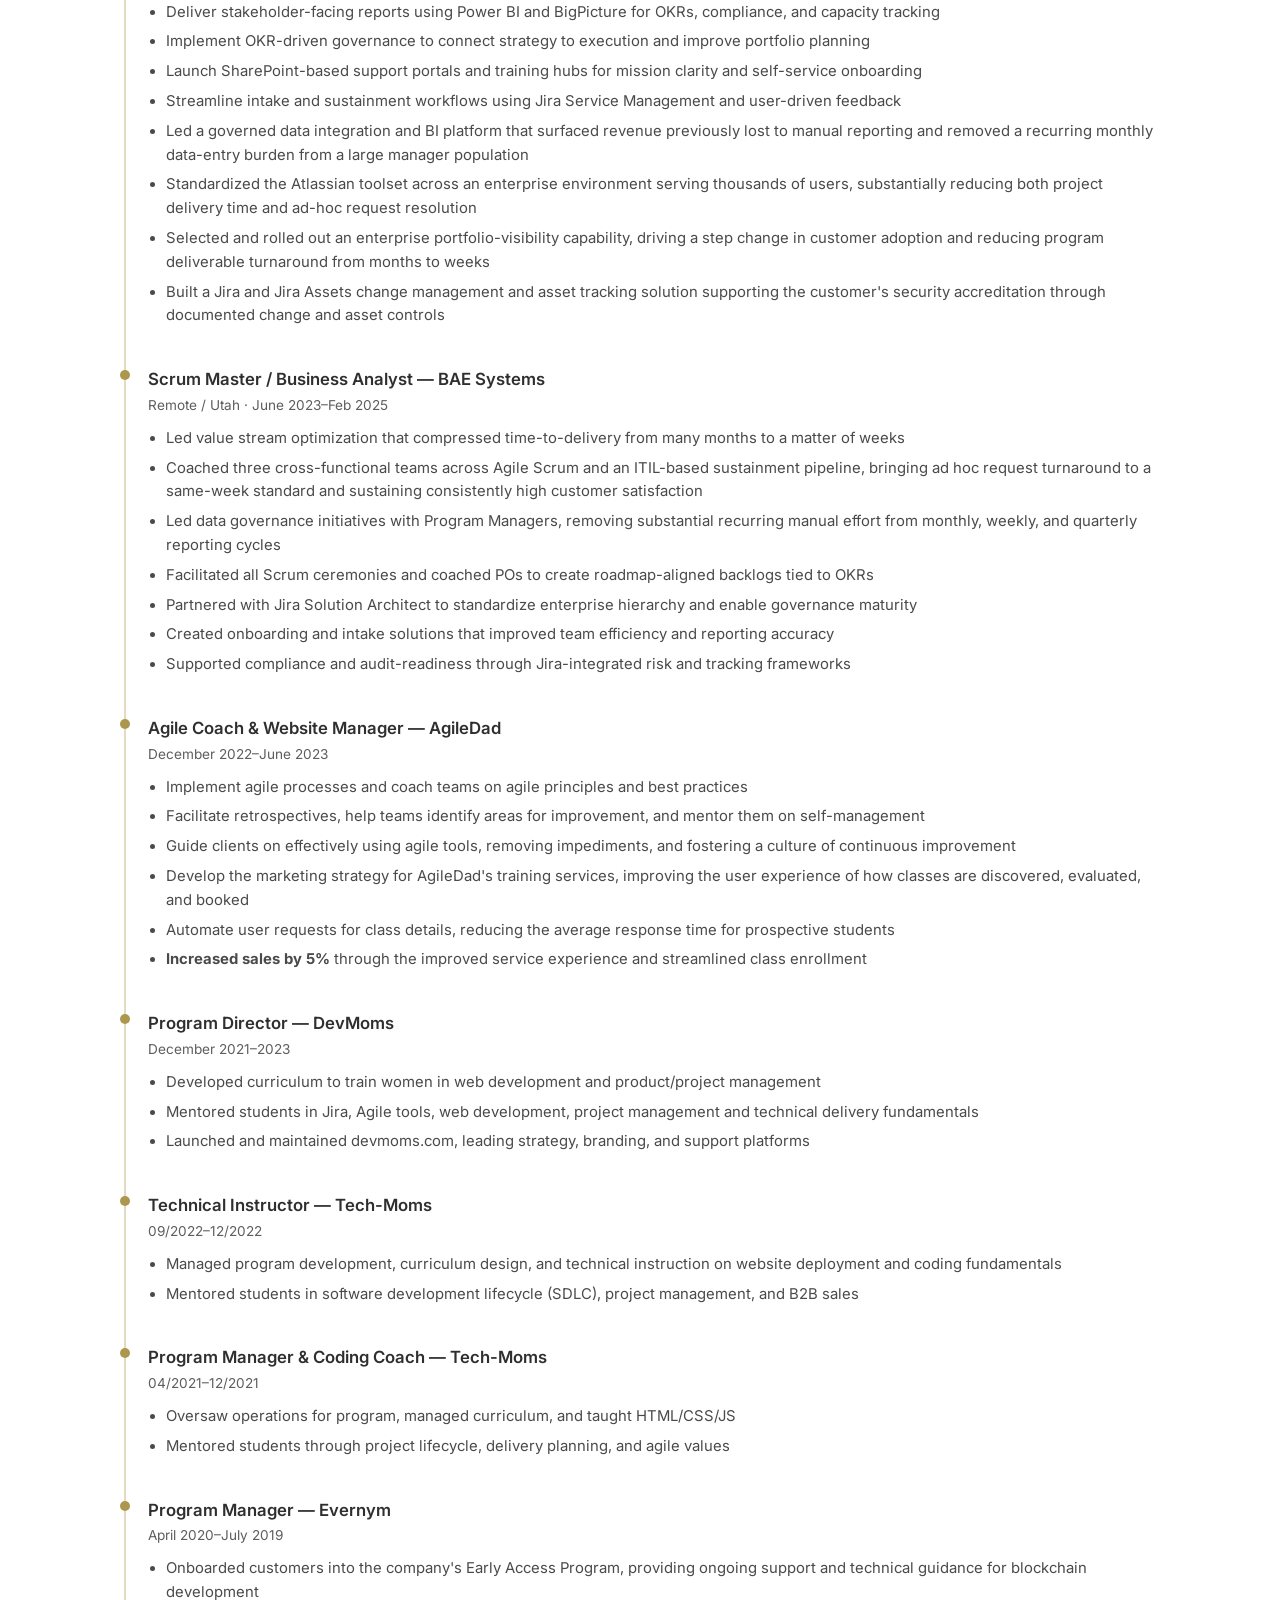
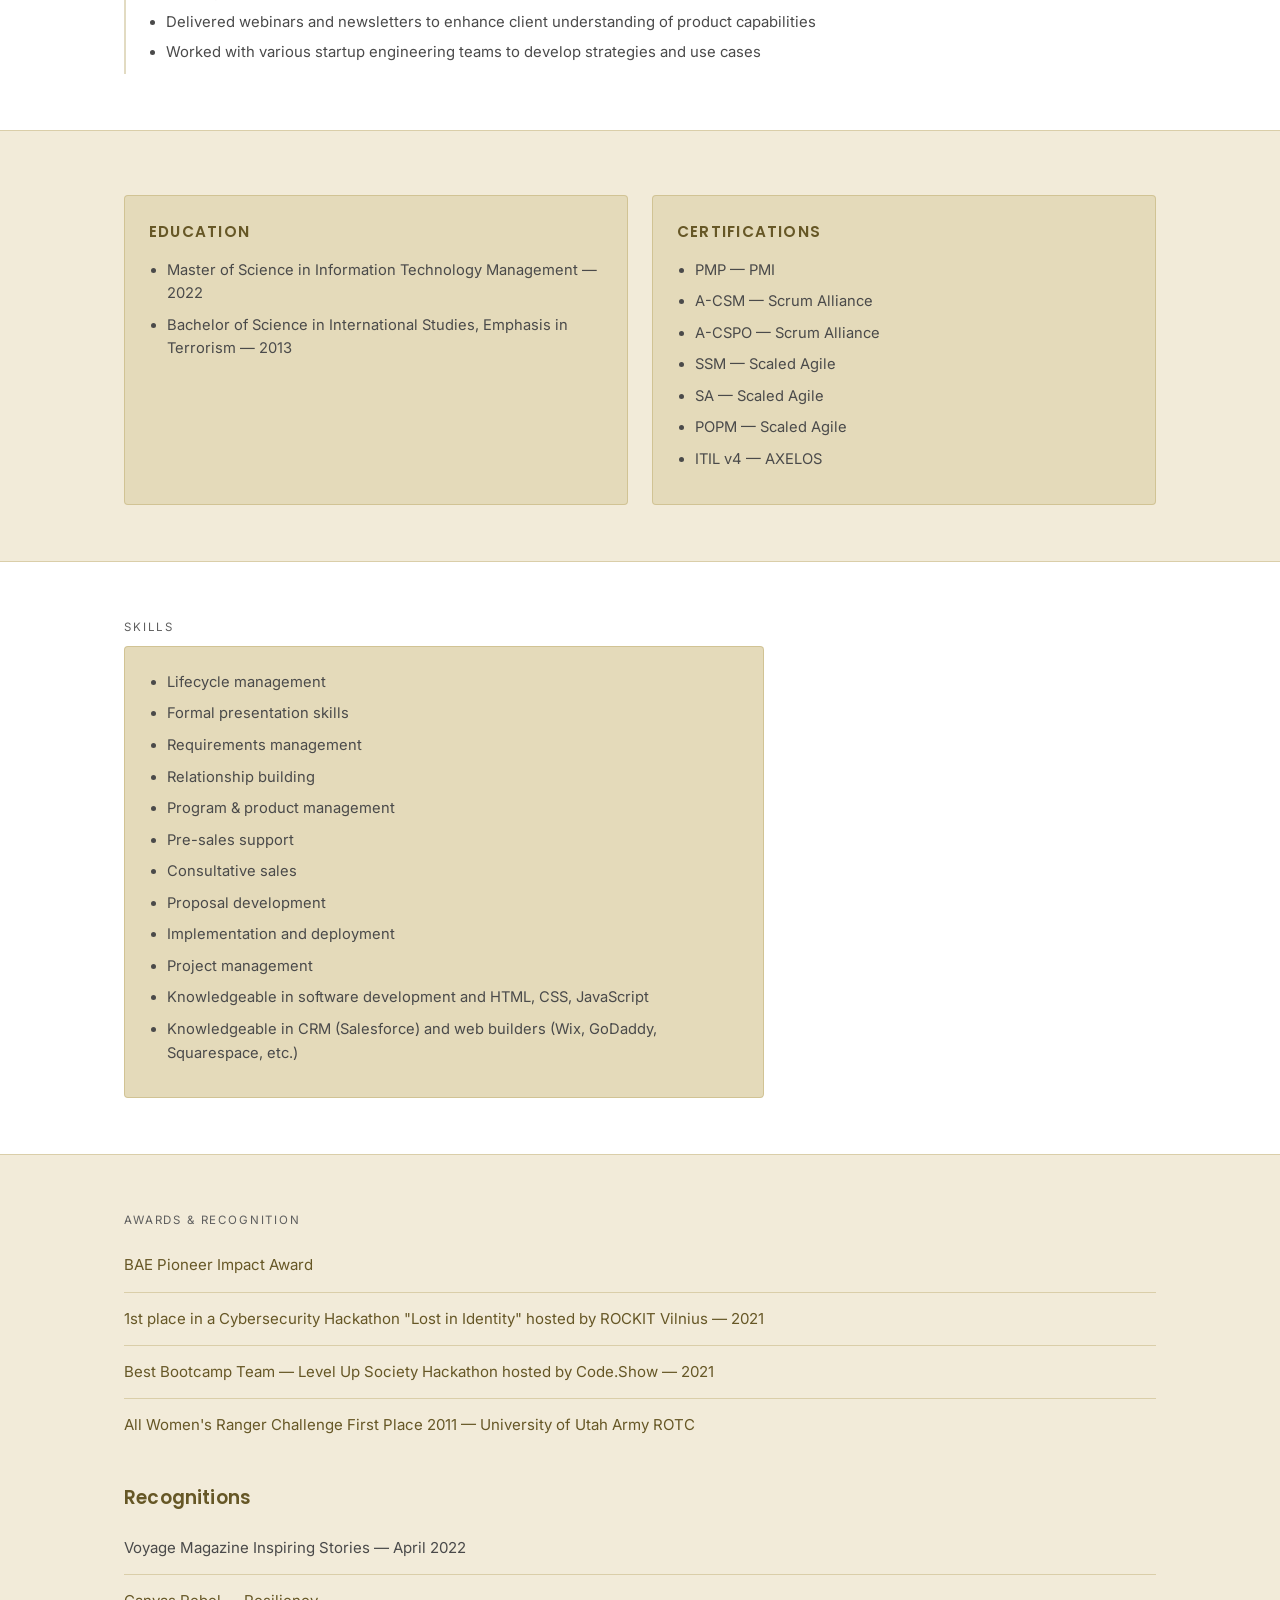
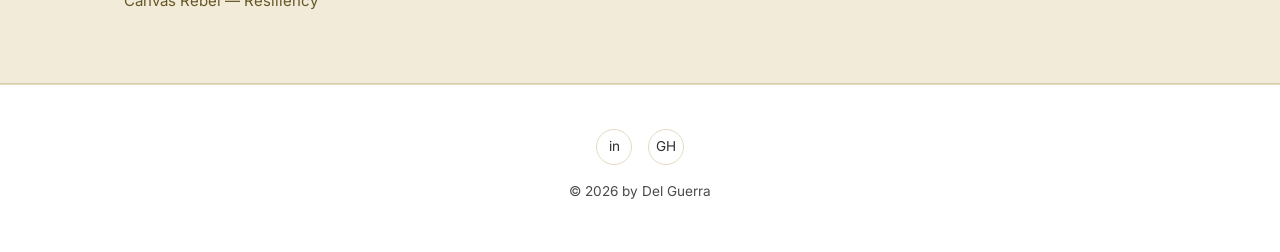
<file: resume.html>
<!DOCTYPE html>
<html lang="en">
<head>
<meta charset="UTF-8">
<meta name="viewport" content="width=device-width, initial-scale=1">
<title>Resume | Del Guerra</title>
<link rel="preconnect" href="https://fonts.googleapis.com">
<link href="https://fonts.googleapis.com/css2?family=Poppins:wght@500;600;700&family=Inter:wght@400;500;600&display=swap" rel="stylesheet">
<link rel="stylesheet" href="styles.css">
</head>
<body>

<header class="site-header">
  <nav class="nav-inner" aria-label="Primary">
    <div class="brand">
      <span class="brand-name">Del Guerra</span>
      <span class="brand-tag">Enterprise Solutions Leader</span>
    </div>
    <button class="nav-toggle" aria-label="Toggle menu" aria-expanded="false">☰</button>
    <ul class="nav-links">
      <li><a href="index.html">About Me</a></li>
      <li><a href="resume.html" aria-current="page">Resume</a></li>
      <li><a href="projects.html">Projects</a></li>
      <li><a href="contact.html">Contact</a></li>
    </ul>
  </nav>
</header>

<main>
  <section class="hero" style="padding-bottom:36px;">
    <div class="wrap">
      <img class="hero-photo" src="assets/del-guerra-portrait-resume.jpg" alt="Portrait of Del Guerra">
      <span class="hero-eyebrow">Resume</span>
      <h1 style="font-size:clamp(1.8rem,4vw,2.4rem);">Del Guerra</h1>
      <div class="cta-row" style="justify-content:center;">
        <a class="btn btn-solid" href="mailto:yarisantos@gmail.com?subject=Resume%20Request">Request Resume</a>
      </div>
    </div>
  </section>

  <section>
    <div class="wrap">
      <span class="eyebrow">Professional Summary</span>
      <p class="lede">I'm a technical program and product leader with over a decade of experience across enterprise platforms and regulated programs. I help organizations turn fragmented systems and misapplied frameworks into governed, adopted platforms, combining hands-on technical build skills with Agile coaching and stakeholder translation — work that has <strong>recovered revenue hidden by manual reporting</strong>, <strong>compressed delivery cycles from months to weeks</strong>, and <strong>driven step changes in tool adoption</strong>. I build the system that doesn't exist yet, then lead the change management that gets it used.</p>
    </div>
  </section>

  <section class="section-alt">
    <div class="wrap">
      <div class="resume-grid">
        <div class="resume-block">
          <h3>Certifications</h3>
          <ul>
            <li>Certified Scrum Product Owner (CSPO)</li>
            <li>Advanced Certified Scrum Master (A-CSM)</li>
            <li>Advanced Certified Scrum Product Owner (A-CSPO)</li>
            <li>SAFe Scrum Master | SAFe POPM</li>
            <li>ITIL v4</li>
            <li>PMP</li>
          </ul>
        </div>
        <div class="resume-block">
          <h3>Tools &amp; Frameworks</h3>
          <ul>
            <li><strong>Atlassian:</strong> Jira Software, Jira Service Management, Jira Assets, Confluence &amp; Bitbucket administration, BigPicture (portfolio/resource management), Rich Filters</li>
            <li><strong>Data &amp; BI:</strong> PostgreSQL, Apache Superset, Power BI, data governance &amp; pipeline automation</li>
            <li><strong>Platforms:</strong> Salesforce Nonprofit Success Pack (NPSP), SharePoint, AI-assisted (&ldquo;vibe coding&rdquo;) development</li>
            <li><strong>Frameworks:</strong> Agile, Scrum, Scrumban, SAFe, ITIL v4 practices &amp; service management, OKRs, ITSM, product lifecycle</li>
            <li><strong>Specialties:</strong> Governance modeling, reporting automation, stakeholder &amp; change management, training rollout, application delivery lifecycle</li>
          </ul>
        </div>
      </div>
    </div>
  </section>

  <section>
    <div class="wrap">
      <span class="eyebrow">Professional Experience (Last 5 Years)</span>
      <h2>Where I've Delivered</h2>

      <div style="margin-top:32px;">
        <div class="job">
          <div class="job-title">Enterprise Product Delivery Manager — BAE Systems</div>
          <div class="job-meta">Remote / Utah &middot; March 2025–Present</div>
          <ul>
            <li>Lead enterprise Jira product roadmaps, aligning delivery to Agile, SAFe, and ITIL frameworks across regulated enterprise programs</li>
            <li>Deliver stakeholder-facing reports using Power BI and BigPicture for OKRs, compliance, and capacity tracking</li>
            <li>Implement OKR-driven governance to connect strategy to execution and improve portfolio planning</li>
            <li>Launch SharePoint-based support portals and training hubs for mission clarity and self-service onboarding</li>
            <li>Streamline intake and sustainment workflows using Jira Service Management and user-driven feedback</li>
            <li>Led a governed data integration and BI platform that surfaced revenue previously lost to manual reporting and removed a recurring monthly data-entry burden from a large manager population</li>
            <li>Standardized the Atlassian toolset across an enterprise environment serving thousands of users, substantially reducing both project delivery time and ad-hoc request resolution</li>
            <li>Selected and rolled out an enterprise portfolio-visibility capability, driving a step change in customer adoption and reducing program deliverable turnaround from months to weeks</li>
            <li>Built a Jira and Jira Assets change management and asset tracking solution supporting the customer's security accreditation through documented change and asset controls</li>
          </ul>
        </div>

        <div class="job">
          <div class="job-title">Scrum Master / Business Analyst — BAE Systems</div>
          <div class="job-meta">Remote / Utah &middot; June 2023–Feb 2025</div>
          <ul>
            <li>Led value stream optimization that compressed time-to-delivery from many months to a matter of weeks</li>
            <li>Coached three cross-functional teams across Agile Scrum and an ITIL-based sustainment pipeline, bringing ad hoc request turnaround to a same-week standard and sustaining consistently high customer satisfaction</li>
            <li>Led data governance initiatives with Program Managers, removing substantial recurring manual effort from monthly, weekly, and quarterly reporting cycles</li>
            <li>Facilitated all Scrum ceremonies and coached POs to create roadmap-aligned backlogs tied to OKRs</li>
            <li>Partnered with Jira Solution Architect to standardize enterprise hierarchy and enable governance maturity</li>
            <li>Created onboarding and intake solutions that improved team efficiency and reporting accuracy</li>
            <li>Supported compliance and audit-readiness through Jira-integrated risk and tracking frameworks</li>
          </ul>
        </div>

        <div class="job">
          <div class="job-title">Agile Coach &amp; Website Manager — AgileDad</div>
          <div class="job-meta">December 2022–June 2023</div>
          <ul>
            <li>Implement agile processes and coach teams on agile principles and best practices</li>
            <li>Facilitate retrospectives, help teams identify areas for improvement, and mentor them on self-management</li>
            <li>Guide clients on effectively using agile tools, removing impediments, and fostering a culture of continuous improvement</li>
            <li>Develop the marketing strategy for AgileDad's training services, improving the user experience of how classes are discovered, evaluated, and booked</li>
            <li>Automate user requests for class details, reducing the average response time for prospective students</li>
            <li><strong>Increased sales by 5%</strong> through the improved service experience and streamlined class enrollment</li>
          </ul>
        </div>

        <div class="job">
          <div class="job-title">Program Director — DevMoms</div>
          <div class="job-meta">December 2021–2023</div>
          <ul>
            <li>Developed curriculum to train women in web development and product/project management</li>
            <li>Mentored students in Jira, Agile tools, web development, project management and technical delivery fundamentals</li>
            <li>Launched and maintained devmoms.com, leading strategy, branding, and support platforms</li>
          </ul>
        </div>

        <div class="job">
          <div class="job-title">Technical Instructor — Tech-Moms</div>
          <div class="job-meta">09/2022–12/2022</div>
          <ul>
            <li>Managed program development, curriculum design, and technical instruction on website deployment and coding fundamentals</li>
            <li>Mentored students in software development lifecycle (SDLC), project management, and B2B sales</li>
          </ul>
        </div>

        <div class="job">
          <div class="job-title">Program Manager &amp; Coding Coach — Tech-Moms</div>
          <div class="job-meta">04/2021–12/2021</div>
          <ul>
            <li>Oversaw operations for program, managed curriculum, and taught HTML/CSS/JS</li>
            <li>Mentored students through project lifecycle, delivery planning, and agile values</li>
          </ul>
        </div>

        <div class="job">
          <div class="job-title">Program Manager — Evernym</div>
          <div class="job-meta">April 2020–July 2019</div>
          <ul>
            <li>Onboarded customers into the company's Early Access Program, providing ongoing support and technical guidance for blockchain development</li>
            <li>Delivered webinars and newsletters to enhance client understanding of product capabilities</li>
            <li>Worked with various startup engineering teams to develop strategies and use cases</li>
          </ul>
        </div>
      </div>
    </div>
  </section>

  <section class="section-alt">
    <div class="wrap">
      <div class="resume-grid">
        <div class="resume-block">
          <h3>Education</h3>
          <ul>
            <li>Master of Science in Information Technology Management — 2022</li>
            <li>Bachelor of Science in International Studies, Emphasis in Terrorism — 2013</li>
          </ul>
        </div>
        <div class="resume-block">
          <h3>Certifications</h3>
          <ul>
            <li>PMP — PMI</li>
            <li>A-CSM — Scrum Alliance</li>
            <li>A-CSPO — Scrum Alliance</li>
            <li>SSM — Scaled Agile</li>
            <li>SA — Scaled Agile</li>
            <li>POPM — Scaled Agile</li>
            <li>ITIL v4 — AXELOS</li>
          </ul>
        </div>
      </div>
    </div>
  </section>

  <section>
    <div class="wrap">
      <span class="eyebrow">Skills</span>
      <div class="resume-block" style="max-width:640px;">
        <ul>
          <li>Lifecycle management</li>
          <li>Formal presentation skills</li>
          <li>Requirements management</li>
          <li>Relationship building</li>
          <li>Program &amp; product management</li>
          <li>Pre-sales support</li>
          <li>Consultative sales</li>
          <li>Proposal development</li>
          <li>Implementation and deployment</li>
          <li>Project management</li>
          <li>Knowledgeable in software development and HTML, CSS, JavaScript</li>
          <li>Knowledgeable in CRM (Salesforce) and web builders (Wix, GoDaddy, Squarespace, etc.)</li>
        </ul>
      </div>
    </div>
  </section>

  <section class="section-alt">
    <div class="wrap">
      <span class="eyebrow">Awards &amp; Recognition</span>
      <ul class="awards-list">
        <li><a href="https://devpost.com/software/level-up-digitally" target="_blank" rel="noopener">BAE Pioneer Impact Award</a></li>
        <li><a href="https://www.linkedin.com/posts/liza-del-yarisantos_rockit-cyber-security-hackathon-lost-in-activity-6792514626748858368-Jru_?utm_source=share&utm_medium=member_desktop" target="_blank" rel="noopener">1st place in a Cybersecurity Hackathon "Lost in Identity" hosted by ROCKIT Vilnius — 2021</a></li>
        <li><a href="https://devpost.com/software/level-up-digitally" target="_blank" rel="noopener">Best Bootcamp Team — Level Up Society Hackathon hosted by Code.Show — 2021</a></li>
        <li><a href="https://www.linkedin.com/posts/liza-del-yarisantos_rockit-cyber-security-hackathon-lost-in-activity-6792514626748858368-Jru_?utm_source=share&utm_medium=member_desktop" target="_blank" rel="noopener">All Women's Ranger Challenge First Place 2011 — University of Utah Army ROTC</a></li>
      </ul>

      <h3 style="margin-top:32px;"><a href="https://voyageutah.com/interview/meet-del-yarisantos-of-dev-moms/" target="_blank" rel="noopener">Recognitions</a></h3>
      <ul class="awards-list">
        <li>Voyage Magazine Inspiring Stories — April 2022</li>
        <li><a href="https://canvasrebel.com/meet-del-yarisantos/" target="_blank" rel="noopener">Canvas Rebel — Resiliency</a></li>
      </ul>
    </div>
  </section>
</main>

<footer class="site-footer">
  <div class="wrap">
    <div class="social-row">
      <a href="https://www.linkedin.com/in/del-yari-g/" target="_blank" rel="noopener" aria-label="LinkedIn">in</a>
      <a href="https://github.com/deliscool" target="_blank" rel="noopener" aria-label="GitHub">GH</a>
    </div>
    <p>&copy; 2026 by Del Guerra</p>
  </div>
</footer>

<script src="script.js"></script>
</body>
</html>
</file>
<file: styles.css>
/* ---------- Tokens ---------- */
/* Light palette carried over from delyariguerra.tech: cream, khaki, charcoal.
   Two golds by role: --khaki fills surfaces, --khaki-deep is the only gold
   used for text. The original site's #ad974f failed contrast as text
   (2.87:1 on white), so text gold is darkened to clear WCAG AA. */
:root {
  --bg: #ffffff;
  --bg-alt: #f2ebd9;
  --surface: #e4daba;
  --khaki: #ad974f;
  --khaki-light: #c8b678;
  --khaki-deep: #665726;
  --ink: #2f2f2f;
  --ink-body: #4a4a4a;
  --ink-muted: #5e5e5e;
  --line: rgba(173, 151, 79, 0.35);
  --radius: 4px;
  --max-w: 1080px;
  --font-display: 'Poppins', 'Segoe UI', sans-serif;
  --font-body: 'Inter', 'Segoe UI', sans-serif;
}

* { box-sizing: border-box; }

html { scroll-behavior: smooth; }

body {
  margin: 0;
  background: var(--bg);
  color: var(--ink);
  font-family: var(--font-body);
  line-height: 1.6;
  -webkit-font-smoothing: antialiased;
}

img { max-width: 100%; display: block; }

a { color: var(--khaki-deep); text-decoration: none; }
a:hover { text-decoration: underline; }
a:focus-visible, button:focus-visible { outline: 2px solid var(--khaki-deep); outline-offset: 3px; }

.wrap {
  max-width: var(--max-w);
  margin: 0 auto;
  padding: 0 24px;
}

h1, h2, h3, h4, h5, h6 {
  font-family: var(--font-display);
  font-weight: 600;
  letter-spacing: 0.01em;
  margin: 0 0 0.5em;
  color: var(--ink);
}

p { margin: 0 0 1em; color: var(--ink-body); }

/* ---------- Header / Nav ---------- */
.site-header {
  position: sticky;
  top: 0;
  z-index: 50;
  background: rgba(255, 255, 255, 0.92);
  backdrop-filter: blur(8px);
  border-bottom: 1px solid var(--line);
}

.nav-inner {
  max-width: var(--max-w);
  margin: 0 auto;
  padding: 14px 24px;
  display: flex;
  align-items: center;
  justify-content: space-between;
  gap: 16px;
}

.brand {
  display: flex;
  flex-direction: column;
  line-height: 1.15;
}

.brand-name {
  font-family: var(--font-display);
  font-size: 1.15rem;
  font-weight: 700;
  color: var(--ink);
  letter-spacing: 0.03em;
}

.brand-tag {
  font-size: 0.65rem;
  color: var(--ink-muted);
  text-transform: uppercase;
  letter-spacing: 0.12em;
}

.nav-links {
  display: flex;
  align-items: center;
  gap: 26px;
  list-style: none;
  margin: 0;
  padding: 0;
}

.nav-links a {
  color: var(--ink-body);
  font-size: 0.85rem;
  text-transform: uppercase;
  letter-spacing: 0.08em;
  font-weight: 500;
}

.nav-links a:hover,
.nav-links a[aria-current="page"] {
  color: var(--khaki-deep);
  text-decoration: none;
}

.nav-toggle {
  display: none;
  background: none;
  border: 1px solid var(--line);
  border-radius: var(--radius);
  color: var(--ink);
  padding: 8px 10px;
  font-size: 1rem;
  cursor: pointer;
}

@media (max-width: 760px) {
  .nav-toggle { display: inline-flex; }
  .nav-links {
    position: absolute;
    top: 100%;
    left: 0;
    right: 0;
    background: var(--bg-alt);
    flex-direction: column;
    align-items: flex-start;
    gap: 0;
    padding: 8px 24px 16px;
    border-bottom: 1px solid var(--line);
    display: none;
  }
  .nav-links.open { display: flex; }
  .nav-links li { width: 100%; padding: 10px 0; border-bottom: 1px solid rgba(47,47,47,0.08); }
}

/* ---------- Hero ---------- */
.hero {
  position: relative;
  padding: 72px 0 56px;
  text-align: center;
  background:
    linear-gradient(180deg, rgba(255,255,255,0.55), rgba(255,255,255,0.9)),
    radial-gradient(ellipse at top, var(--surface), var(--bg) 70%);
  border-bottom: 1px solid var(--line);
}

.hero-photo {
  width: 132px;
  height: 132px;
  border-radius: 50%;
  object-fit: cover;
  border: 3px solid var(--khaki);
  margin: 0 auto 20px;
  box-shadow: 0 0 0 6px rgba(173,151,79,0.18);
}

.hero-eyebrow {
  font-size: 0.75rem;
  letter-spacing: 0.18em;
  text-transform: uppercase;
  color: var(--ink-muted);
  margin-bottom: 10px;
}

.hero h1 {
  font-size: clamp(2.1rem, 5vw, 3.1rem);
  margin-bottom: 10px;
}

.hero-role {
  color: var(--ink-body);
  font-size: 1.05rem;
  max-width: 640px;
  margin: 0 auto 18px;
}

.hero-meta {
  color: var(--ink-muted);
  font-size: 0.9rem;
  max-width: 620px;
  margin: 0 auto 22px;
}

.social-row {
  display: flex;
  justify-content: center;
  gap: 16px;
  margin-top: 8px;
}

.social-row a {
  display: inline-flex;
  align-items: center;
  justify-content: center;
  width: 36px;
  height: 36px;
  border-radius: 50%;
  border: 1px solid var(--line);
  color: var(--ink);
  font-size: 0.85rem;
}
.social-row a:hover { border-color: var(--khaki-deep); color: var(--khaki-deep); text-decoration: none; }

/* ---------- Sections ---------- */
section { padding: 56px 0; }
.section-alt { background: var(--bg-alt); border-top: 1px solid var(--line); border-bottom: 1px solid var(--line); }

.eyebrow {
  font-size: 0.72rem;
  letter-spacing: 0.16em;
  text-transform: uppercase;
  color: var(--ink-muted);
  margin-bottom: 10px;
  display: block;
}

.lede {
  font-size: 1.05rem;
  max-width: 720px;
}

.cta-row { display: flex; gap: 14px; flex-wrap: wrap; margin-top: 24px; }

.btn {
  display: inline-block;
  padding: 12px 22px;
  border-radius: var(--radius);
  font-size: 0.8rem;
  letter-spacing: 0.08em;
  text-transform: uppercase;
  font-weight: 600;
  border: 1px solid var(--khaki);
}

.btn-solid {
  background: var(--khaki);
  color: var(--ink);
}
.btn-solid:hover { background: var(--khaki-light); text-decoration: none; }

.btn-outline { color: var(--khaki-deep); }
.btn-outline:hover { background: rgba(173,151,79,0.14); text-decoration: none; }

/* Approach cards */
.card-grid {
  display: grid;
  grid-template-columns: repeat(auto-fit, minmax(220px, 1fr));
  gap: 20px;
  margin-top: 28px;
}

.approach-card {
  background: var(--surface);
  border: 1px solid var(--line);
  border-radius: var(--radius);
  padding: 22px;
}

.approach-card img {
  width: 48px;
  height: 48px;
  border-radius: 50%;
  object-fit: cover;
  margin-bottom: 14px;
}

.approach-card p { color: var(--ink-body); margin: 0; font-size: 0.92rem; }

/* Resume blocks */
.resume-grid {
  display: grid;
  grid-template-columns: repeat(auto-fit, minmax(260px, 1fr));
  gap: 24px;
  margin-top: 8px;
}

.resume-block {
  background: var(--surface);
  border: 1px solid var(--line);
  border-radius: var(--radius);
  padding: 24px;
}

.resume-block h3 {
  font-size: 0.95rem;
  text-transform: uppercase;
  letter-spacing: 0.08em;
  color: var(--khaki-deep);
  margin-bottom: 14px;
}

.resume-block ul { margin: 0; padding-left: 18px; color: var(--ink-body); }
.resume-block ul li { margin-bottom: 8px; font-size: 0.92rem; }

/* Experience timeline */
.job {
  border-left: 2px solid var(--line);
  padding: 4px 0 28px 22px;
  position: relative;
}
.job::before {
  content: "";
  position: absolute;
  left: -6px;
  top: 8px;
  width: 10px;
  height: 10px;
  border-radius: 50%;
  background: var(--khaki);
}
.job:last-child { padding-bottom: 4px; }

.job-title { font-size: 1.05rem; margin-bottom: 2px; color: var(--ink); font-weight: 600; }
.job-meta { font-size: 0.85rem; color: var(--ink-muted); margin-bottom: 10px; }
.job ul { margin: 0; padding-left: 18px; color: var(--ink-body); }
.job ul li { margin-bottom: 6px; font-size: 0.93rem; }

/* Awards */
.awards-list { list-style: none; padding: 0; margin: 0; }
.awards-list li {
  padding: 14px 0;
  border-bottom: 1px solid var(--line);
  color: var(--ink-body);
  font-size: 0.94rem;
}
.awards-list li:last-child { border-bottom: none; }

/* Projects */
.project-card {
  background: var(--surface);
  border: 1px solid var(--line);
  border-radius: var(--radius);
  padding: 26px;
  margin-bottom: 22px;
  display: grid;
  grid-template-columns: 140px 1fr;
  gap: 22px;
  align-items: start;
}

.project-card img {
  width: 100%;
  aspect-ratio: 4 / 5;
  object-fit: cover;
  border-radius: var(--radius);
  border: 1px solid var(--line);
}

.project-role {
  font-size: 0.78rem;
  text-transform: uppercase;
  letter-spacing: 0.08em;
  color: var(--ink-muted);
  margin-bottom: 6px;
}

.project-links { display: flex; gap: 16px; flex-wrap: wrap; margin-top: 10px; }
.project-links a { font-size: 0.85rem; font-weight: 600; }

@media (max-width: 560px) {
  .project-card { grid-template-columns: 88px 1fr; padding: 18px; gap: 16px; }
}

.site-links-list {
  list-style: none;
  padding: 0;
  margin: 0;
  columns: 2;
  column-gap: 32px;
}
.site-links-list li { margin-bottom: 10px; break-inside: avoid; }

@media (max-width: 560px) { .site-links-list { columns: 1; } }

/* Contact form */
.contact-form {
  max-width: 560px;
  margin-top: 24px;
  display: grid;
  gap: 16px;
}

.form-row { display: grid; grid-template-columns: 1fr 1fr; gap: 16px; }
@media (max-width: 560px) { .form-row { grid-template-columns: 1fr; } }

.contact-form label {
  display: block;
  font-size: 0.78rem;
  text-transform: uppercase;
  letter-spacing: 0.08em;
  color: var(--ink-muted);
  margin-bottom: 6px;
}

.contact-form input,
.contact-form textarea {
  width: 100%;
  background: var(--surface);
  border: 1px solid var(--line);
  border-radius: var(--radius);
  padding: 12px 14px;
  color: var(--ink);
  font-family: var(--font-body);
  font-size: 0.95rem;
}

.contact-form input:focus,
.contact-form textarea:focus {
  outline: 2px solid var(--khaki-deep);
  outline-offset: 1px;
}

.contact-form textarea { min-height: 140px; resize: vertical; }

.direct-contact {
  margin-top: 32px;
  padding-top: 24px;
  border-top: 1px solid var(--line);
  color: var(--ink-body);
}

/* ---------- Footer ---------- */
.site-footer {
  border-top: 1px solid var(--line);
  padding: 36px 0;
  text-align: center;
  color: var(--ink-muted);
  font-size: 0.85rem;
}

.site-footer .social-row { margin-bottom: 16px; }

.footer-email a { color: var(--khaki-deep); }

/* utility */
.visually-hidden {
  position: absolute;
  width: 1px; height: 1px;
  overflow: hidden;
  clip: rect(0 0 0 0);
  white-space: nowrap;
}

/* Strategy diagram in the projects hero */
.strategy-figure {
  max-width: 860px;
  margin: 30px auto 4px;
  padding: 14px;
  background: var(--bg);
  border: 1px solid var(--line);
  border-radius: var(--radius);
}
.strategy-figure img { width: 100%; height: auto; border-radius: 2px; }
.strategy-figure figcaption {
  margin-top: 12px;
  font-size: 0.75rem;
  letter-spacing: 0.06em;
  text-transform: uppercase;
  color: var(--ink-muted);
}

/* ---------- Stacked logo mark ---------- */
.brand { flex-direction: row; align-items: flex-start; gap: 14px; text-decoration: none; }
.brand:hover { text-decoration: none; }
.brand-mark {
  width: 22px; height: 22px;
  background: var(--khaki);
  flex: none;
  margin-top: 3px;
}
.brand-stack {
  display: flex; flex-direction: column;
  font-family: var(--font-display);
  font-size: 1.15rem; font-weight: 700; line-height: 1.02;
  color: var(--ink); letter-spacing: 0.01em;
}
.brand .brand-tag {
  align-self: center;
  padding-left: 14px;
  border-left: 1px solid var(--line);
  font-size: 0.72rem;
  line-height: 1.5;
  letter-spacing: 0.02em;
  text-transform: none;
  color: var(--ink-body);
}

/* ---------- Split-screen hero ---------- */
.split-hero { position: relative; padding: 0; }
.split-hero__panel,
.split-hero__photo { position: absolute; top: 0; bottom: 0; }
.split-hero__panel { left: 0; width: 40%; background: #b4a681; }
.split-hero__photo {
  left: 40%; right: 0;
  background: #1c1a14 url("assets/hero-starfield.jpg") center/cover no-repeat;
}
/* scrim: the starfield has bright patches, so guarantee a floor for white text */
.split-hero__photo::after {
  content: "";
  position: absolute; inset: 0;
  background: linear-gradient(90deg, rgba(20,18,12,0.62) 0%, rgba(20,18,12,0.46) 55%, rgba(20,18,12,0.40) 100%);
}

/* Full-bleed so the 40% seam and the grid share one coordinate system,
   letting the card straddle the boundary the way the original does. */
.split-hero__inner {
  position: relative;
  padding: 64px 5vw;
  display: grid;
  grid-template-columns: 40% 1fr;
  gap: 0;
  align-items: center;
}

/* Portrait card straddling the seam */
.id-card {
  background: var(--surface);
  box-shadow: 0 18px 44px rgba(31, 26, 12, 0.32);
  width: 340px;
  max-width: 100%;
  justify-self: end;
  margin-right: -84px;   /* pushes the card across the seam */
  z-index: 1;
}
.id-card__body { padding: 30px 26px 26px; text-align: center; }
.id-card__body img {
  width: 190px; height: 190px;
  border-radius: 50%;
  object-fit: cover;
  margin: 0 auto 18px;
}
.id-card h1 {
  font-size: 1.7rem;
  margin: 0 0 10px;
  padding-bottom: 10px;
  border-bottom: 1px solid var(--khaki);
  display: inline-block;
}
.id-card__role {
  font-size: 0.8rem; font-style: italic; line-height: 1.5;
  color: var(--ink-body); margin: 0 0 18px;
}
.id-card__meta {
  font-size: 0.76rem; font-style: italic; line-height: 1.5;
  color: var(--ink-body); margin: 0 0 10px; text-align: left;
}
.id-card__social {
  display: flex; justify-content: center; gap: 26px;
  padding: 16px;
  background: #f1f0ef;
  font-size: 0.85rem; font-weight: 600;
}
.id-card__social a { color: var(--ink); }

/* Copy over the photo */
.split-hero__copy { color: #ffffff; padding-left: 128px; }
.split-hero__hello {
  font-size: 2rem; color: #ffffff; margin: 0 0 18px;
}
.split-hero__copy h3 {
  font-size: 1.5rem; color: #ffffff; margin: 26px 0 10px;
}
.split-hero__lede { font-size: 1.05rem; color: #f4f2ec; margin: 0 0 16px; }
.split-hero__copy p { color: #ece9e0; }
.split-hero__copy strong { color: #ffffff; }
.split-hero__copy .cta-row { margin-top: 26px; }

.btn-pill { border-radius: 999px; }

@media (max-width: 900px) {
  .split-hero__panel { width: 100%; }
  .split-hero__photo { display: none; }
  .split-hero__inner { grid-template-columns: 1fr; gap: 30px; padding: 40px 24px; }
  .split-hero__copy { color: var(--ink); }
  .split-hero__hello,
  .split-hero__copy h3 { color: var(--ink); }
  .split-hero__lede { color: var(--ink-body); }
  .split-hero__copy p { color: var(--ink-body); }
  .split-hero__copy strong { color: var(--ink); }
  .id-card { max-width: 340px; margin: 0 auto; justify-self: center; margin-right: auto; }
  .split-hero__copy { padding-left: 0; }
  .split-hero__photo::after { display: none; }
}

@media (max-width: 760px) {
  .brand .brand-tag { display: none; }
}
</file>
